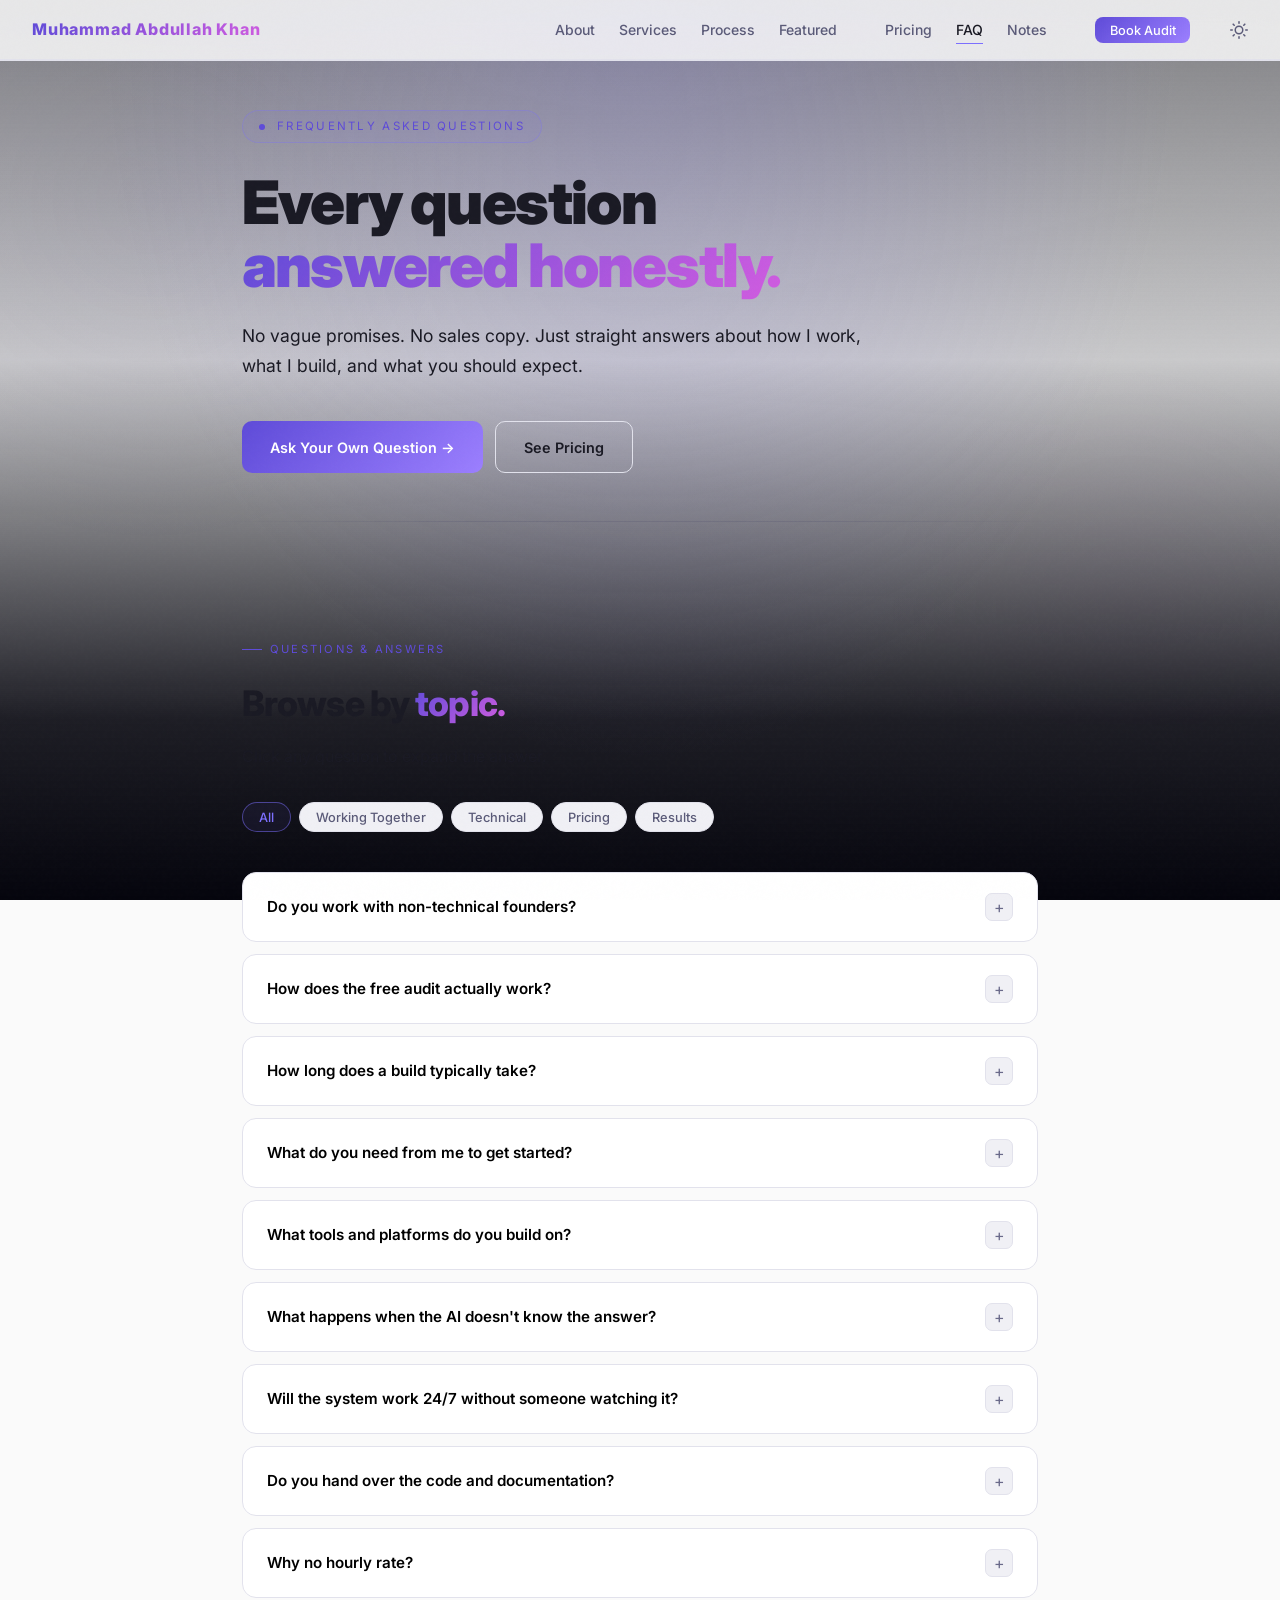
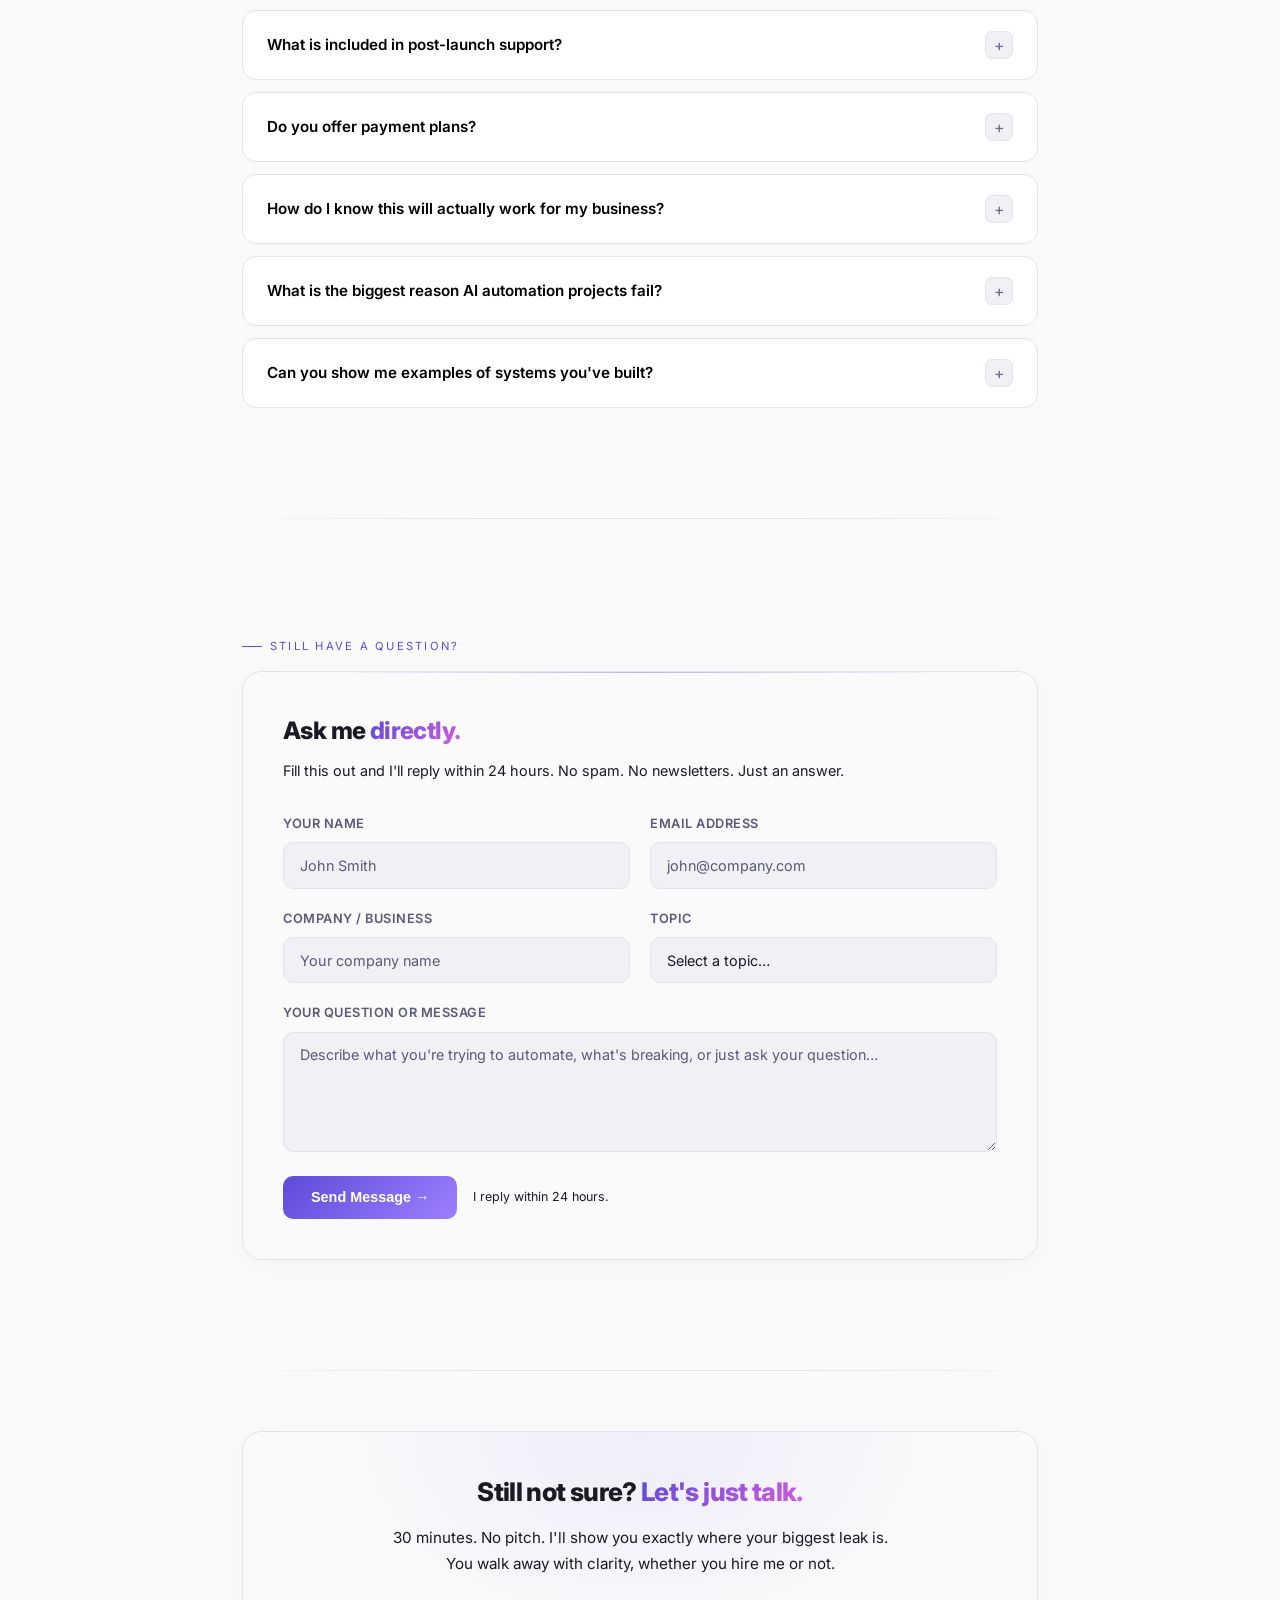
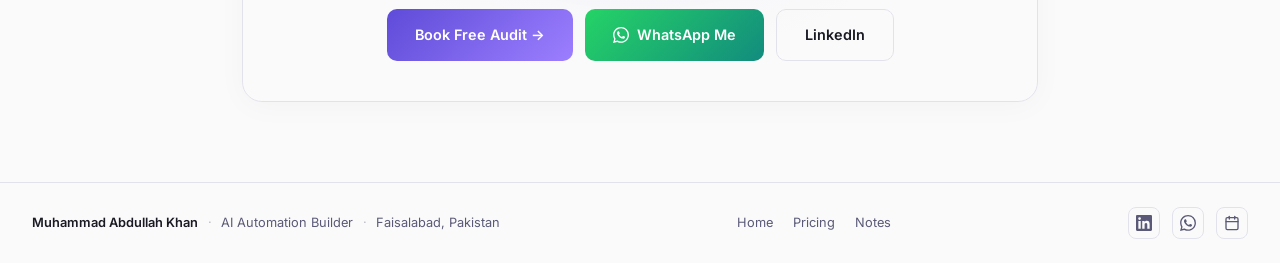
<file: faq.html>
<!DOCTYPE html>
<html lang="en">
<head>
  <meta charset="UTF-8" />
  <meta name="viewport" content="width=device-width, initial-scale=1.0" />
  <meta name="author" content="Muhammad Abdullah Khan" />
  <meta name="theme-color" content="#7c6fff" media="(prefers-color-scheme: dark)" />
  <meta name="theme-color" content="#5e4bd8" media="(prefers-color-scheme: light)" />
  <title>FAQ — Muhammad Abdullah Khan</title>
  <meta name="description" content="Common questions about working with Muhammad Abdullah Khan. How I build, what I charge, what you get, and why it works." />
  <meta property="og:title" content="FAQ — Muhammad Abdullah Khan · AI Automation Builder" />
  <meta property="og:description" content="Straight answers about how I work, what I build, and what to expect." />
  <meta property="og:image" content="https://abdullahautomations.vercel.app/files/og-image.svg" />
  <meta property="og:url" content="https://abdullahautomations.vercel.app/faq.html" />
  <meta property="og:type" content="website" />
  <meta name="twitter:card" content="summary_large_image" />
  <meta name="twitter:title" content="FAQ — Muhammad Abdullah Khan · AI Automation Builder" />
  <meta name="twitter:description" content="Straight answers about how I work, what I build, and what to expect. AI automation for lead, voice, and RAG systems." />
  <meta name="twitter:image" content="https://abdullahautomations.vercel.app/files/og-image.svg" />
  <link rel="canonical" href="https://abdullahautomations.vercel.app/faq.html" />
  <link rel="icon" href="/favicon.svg" type="image/svg+xml" />
  <link rel="preconnect" href="https://fonts.googleapis.com">
  <link href="https://fonts.googleapis.com/css2?family=Inter:wght@400;500;600;700;800;900&display=swap" rel="stylesheet">
  <link rel="stylesheet" href="assets/styles.css">
  <style media="print">
    @page { margin: 1.5cm; }
    body { background: #fff !important; color: #111 !important; font-size: 11pt; }
    nav, .mobile-menu, .back-top, .read-progress, .bg-glow { display: none !important; }
    h1, h2, h3 { color: #111 !important; page-break-after: avoid; }
    .gradient-text { -webkit-text-fill-color: #5e4bd8 !important; background: none !important; }
    .faq-item, .contact-section { border: 1px solid #ccc !important; background: #fff !important; box-shadow: none !important; break-inside: avoid; }
    .btn { background: none !important; color: #5e4bd8 !important; border: 1px solid #5e4bd8 !important; box-shadow: none !important; }
    a[href]::after { content: " (" attr(href) ")"; font-size: 8pt; color: #666; }
    a.btn::after { content: none; }
  </style>
  <script type="application/ld+json">
  {
    "@context": "https://schema.org",
    "@type": "FAQPage",
    "name": "AI Automation FAQ — Muhammad Abdullah Khan",
    "url": "https://abdullahautomations.vercel.app/faq.html"
  }
  </script>
  <style>
    *, *::before, *::after { box-sizing: border-box; margin: 0; padding: 0; }
    /* Tokens live in assets/styles.css */
    /* Light theme tokens live in assets/styles.css */
    html { scroll-behavior: smooth; transition: background 0.4s, color 0.4s; }
    body { background:var(--bg); color:var(--text); font-family:'Inter',system-ui,sans-serif; line-height:1.6; overflow-x:hidden; transition: background 0.4s, color 0.4s; }
    
    /* LIGHT MODE SPECIFIC ADJUSTMENTS */
    html[data-theme="light"] .bg-glow { opacity: 0.8 !important; }
    html[data-theme="light"] .bg-glow-1 { background: radial-gradient(circle, rgba(94,75,216,.08) 0%, transparent 70%); }
    html[data-theme="light"] .bg-glow-2 { background: radial-gradient(circle, rgba(209,92,224,.06) 0%, transparent 70%); }
    html[data-theme="light"] .nav-logo { background: linear-gradient(135deg, var(--accent), var(--accent3)); -webkit-background-clip: text; }
    html[data-theme="light"] .gradient-text { background: linear-gradient(135deg, var(--accent), var(--accent3), var(--accent)); background-size: 200% 200%; -webkit-background-clip: text; }
    html[data-theme="light"] nav, html[data-theme="light"] .mobile-menu { background: rgba(250,250,250,.85); }
    html[data-theme="light"] nav.scrolled { background: rgba(250,250,250,.97) !important; }
    html[data-theme="light"] .form-wrap, html[data-theme="light"] .contact-strip { background: rgba(250,250,250, 0.9); box-shadow: 0 4px 30px rgba(0,0,0,0.03); }
    
    /* Explicit Light Mode Text Fixes */
    html[data-theme="light"] .faq-a-inner,
    html[data-theme="light"] .section-sub,
    html[data-theme="light"] .hero-sub,
    html[data-theme="light"] .form-wrap p,
    html[data-theme="light"] .form-note,
    html[data-theme="light"] .contact-strip p { color: #1a1a24; }
    html[data-theme="light"] .faq-q-text { color: #000000; }
    html[data-theme="light"] .faq-icon { color: #6a6a8a; }
    

    body::before { content:''; position:fixed; inset:0; pointer-events:none; z-index:1000; opacity:.35; background-image:url("data:image/svg+xml,%3Csvg viewBox='0 0 256 256' xmlns='http://www.w3.org/2000/svg'%3E%3Cfilter id='n'%3E%3CfeTurbulence type='fractalNoise' baseFrequency='0.9' numOctaves='4' stitchTiles='stitch'/%3E%3C/filter%3E%3Crect width='100%25' height='100%25' filter='url(%23n)' opacity='0.04'/%3E%3C/svg%3E"); }
    .bg-glow { position:fixed; pointer-events:none; z-index:0; border-radius:50%; }
    .bg-glow-1 { width:700px; height:700px; background:radial-gradient(circle,rgba(124,111,255,.12) 0%,transparent 70%); top:-150px; left:-200px; animation:drift 12s ease-in-out infinite alternate; }
    .bg-glow-2 { width:500px; height:500px; background:radial-gradient(circle,rgba(232,121,249,.08) 0%,transparent 70%); top:40vh; right:-100px; animation:drift 16s ease-in-out infinite alternate-reverse; }
    @keyframes drift { from{transform:translate(0,0) scale(1);} to{transform:translate(40px,30px) scale(1.06);} }
    .reveal { opacity:0; transform:translateY(28px); transition:opacity .7s cubic-bezier(.16,1,.3,1), transform .7s cubic-bezier(.16,1,.3,1); }
    .reveal.visible { opacity:1; transform:none; }
    .reveal-delay-1{transition-delay:.1s;} .reveal-delay-2{transition-delay:.2s;} .reveal-delay-3{transition-delay:.3s;}
    .reveal-delay-4{transition-delay:.4s;} .reveal-delay-5{transition-delay:.5s;} .reveal-delay-6{transition-delay:.6s;}

    /* NAV */
    nav { position:fixed; top:0; width:100%; z-index:200; background:rgba(5,5,13,.8); backdrop-filter:blur(20px) saturate(180%); border-bottom:1px solid var(--border); padding:0 2rem; display:flex; justify-content:space-between; align-items:center; height:var(--nav-h); transition:background .3s; }
    nav.scrolled { background:rgba(5,5,13,.95) !important; }
    .nav-logo { font-weight:800; font-size:1rem; letter-spacing:.05em; background:linear-gradient(135deg,var(--accent2),var(--accent3)); -webkit-background-clip:text; -webkit-text-fill-color:transparent; text-decoration:none; }
    .nav-links { display:flex; gap:1.5rem; list-style:none; align-items:center; }
    .nav-links a { color:var(--muted); text-decoration:none; font-size:.875rem; font-weight:500; transition:color .2s; position:relative; padding-bottom:2px; }
    .nav-links a::after { content:''; position:absolute; bottom:-4px; left:0; width:0; height:1px; background:var(--accent2); transition:width .3s; }
    .nav-links a:hover, .nav-links a.active { color:var(--text); }
    .nav-links a.active::after, .nav-links a:hover::after { width:100%; }
    .nav-divider { width:1px; height:16px; background:var(--border); }
    .nav-links a.nav-cta { background:linear-gradient(135deg,var(--accent),#9c7fff); -webkit-background-clip:unset; -webkit-text-fill-color:unset; color:#fff; padding:.35rem .9rem; border-radius:8px; font-size:.8rem; }
    .nav-links a.nav-cta:hover { opacity:.85; }
    .nav-links a.nav-cta::after { display:none; }
    .hamburger { display:none; flex-direction:column; gap:5px; cursor:pointer; padding:4px; background:none; border:none; }
    .hamburger span { display:block; width:22px; height:2px; background:var(--muted); border-radius:2px; transition:all .3s; }
    .hamburger.open span:nth-child(1){transform:translateY(7px) rotate(45deg);} .hamburger.open span:nth-child(2){opacity:0;} .hamburger.open span:nth-child(3){transform:translateY(-7px) rotate(-45deg);}
    .mobile-menu { position:fixed; top:var(--nav-h); left:0; right:0; z-index:199; background:rgba(5,5,13,.97); backdrop-filter:blur(20px); border-bottom:1px solid var(--border); padding:0 2rem; max-height:0; overflow-y:auto; overflow-x:hidden; transition:max-height .4s cubic-bezier(.16,1,.3,1), padding .4s; display:flex; flex-direction:column; }
    .mobile-menu.open { max-height:calc(100vh - var(--nav-h)); padding:1.5rem 2rem 2rem; gap:1.25rem; }
    .mobile-menu a { color:var(--muted); text-decoration:none; font-size:1rem; font-weight:500; transition:color .2s; }
    .mobile-menu a:hover { color:var(--text); }
    .mobile-divider { height:1px; background:var(--border); }

    /* LAYOUT */
    section { padding:110px 2rem; max-width:860px; margin:0 auto; position:relative; z-index:1; }
    .section-label { font-size:.7rem; letter-spacing:.2em; text-transform:uppercase; color:var(--accent); margin-bottom:1rem; display:inline-flex; align-items:center; gap:.5rem; }
    .section-label::before { content:''; display:block; width:20px; height:1px; background:var(--accent); }
    h1 { font-size:clamp(2.4rem,5vw,3.75rem); font-weight:900; letter-spacing:-.03em; line-height:1.05; }
    h2 { font-size:clamp(1.6rem,3vw,2.2rem); font-weight:800; letter-spacing:-.025em; }
    .gradient-text { background:linear-gradient(135deg,#b39dff 0%,#e879f9 50%,#7c6fff 100%); background-size:200% 200%; -webkit-background-clip:text; -webkit-text-fill-color:transparent; animation:shimmer 4s ease-in-out infinite; }
    @keyframes shimmer { 0%,100%{background-position:0% 50%;} 50%{background-position:100% 50%;} }
    .section-sub { color:var(--muted); margin-top:.75rem; font-size:1rem; line-height:1.7; }
    .divider { max-width:860px; margin:0 auto; height:1px; background:linear-gradient(90deg,transparent,var(--border) 30%,var(--border) 70%,transparent); }
    .btn { display:inline-flex; align-items:center; gap:.5rem; padding:.85rem 1.75rem; background:linear-gradient(135deg,var(--accent),#9c7fff); color:#fff; border-radius:10px; font-weight:600; text-decoration:none; font-size:.9rem; transition:all .25s; border:none; cursor:pointer; position:relative; overflow:hidden; }
    .btn::before { content:''; position:absolute; inset:0; background:linear-gradient(135deg,rgba(255,255,255,.1),transparent); opacity:0; transition:opacity .25s; }
    .btn:hover { transform:translateY(-2px); box-shadow:0 8px 30px rgba(124,111,255,.4); }
    .btn:hover::before { opacity:1; }
    .btn-outline { background:transparent; border:1px solid var(--border); color:var(--text); box-shadow:none; }
    .btn-outline:hover { border-color:rgba(124,111,255,.5); background:rgba(124,111,255,.06); color:var(--accent2); }
    .btn-wa { background:linear-gradient(135deg,#25d366,#128c7e); }
    .btn-wa:hover { box-shadow:0 8px 30px rgba(37,211,102,.35); }

    /* HERO */
    .hero-label { font-size:.72rem; letter-spacing:.2em; text-transform:uppercase; color:var(--accent); margin-bottom:1.75rem; display:inline-flex; align-items:center; gap:.75rem; border:1px solid rgba(124,111,255,.3); padding:.4rem 1rem; border-radius:999px; background:rgba(124,111,255,.07); }
    .hero-label .dot { width:6px; height:6px; border-radius:50%; background:var(--accent); animation:pulse 2s ease-in-out infinite; }
    @keyframes pulse { 0%,100%{opacity:1;transform:scale(1);} 50%{opacity:.45;transform:scale(.8);} }
    .hero-sub { color:var(--muted); margin:1.5rem 0 2.5rem; font-size:1.1rem; line-height:1.7; max-width:620px; }
    .hero-ctas { display:flex; flex-wrap:wrap; gap:.75rem; }

    /* FAQ ACCORDION */
    .faq-categories { display:flex; gap:.5rem; flex-wrap:wrap; margin-bottom:2.5rem; }
    .faq-cat-btn { padding:.4rem 1rem; border-radius:999px; border:1px solid var(--border); background:var(--bg3); color:var(--muted); font-size:.8rem; font-weight:500; cursor:pointer; transition:all .2s; font-family:inherit; }
    .faq-cat-btn:hover, .faq-cat-btn.active { border-color:rgba(124,111,255,.5); color:var(--accent2); background:rgba(124,111,255,.07); }
    .faq-list { display:flex; flex-direction:column; gap:.75rem; }
    .faq-item { background:var(--bg2); border:1px solid var(--border); border-radius:14px; overflow:hidden; transition:border-color .25s; }
    .faq-item.open { border-color:rgba(124,111,255,.35); }
    .faq-q { display:flex; justify-content:space-between; align-items:center; padding:1.25rem 1.5rem; cursor:pointer; gap:1rem; user-select:none; }
    .faq-q-text { font-size:.95rem; font-weight:600; line-height:1.4; }
    .faq-icon { width:28px; height:28px; border-radius:7px; background:var(--bg3); border:1px solid var(--border); display:flex; align-items:center; justify-content:center; flex-shrink:0; transition:all .3s; color:var(--muted); font-size:1rem; line-height:1; }
    .faq-item.open .faq-icon { background:rgba(124,111,255,.12); border-color:rgba(124,111,255,.4); color:var(--accent2); transform:rotate(45deg); }
    .faq-a { max-height:0; overflow:hidden; transition:max-height .4s cubic-bezier(.16,1,.3,1); }
    .faq-a-inner { padding:0 1.5rem 1.5rem; color:var(--muted); font-size:.9rem; line-height:1.75; border-top:1px solid var(--border); padding-top:1.25rem; margin-top:0; }
    .faq-a-inner a { color:var(--accent2); text-decoration:none; }
    .faq-a-inner a:hover { text-decoration:underline; }

    /* FORM */
    .form-wrap { background:var(--bg2); border:1px solid var(--border); border-radius:20px; padding:2.5rem; position:relative; overflow:hidden; }
    .form-wrap::before { content:''; position:absolute; top:0; left:0; right:0; height:1px; background:linear-gradient(90deg,transparent 10%,rgba(124,111,255,.5) 50%,transparent 90%); }
    .form-wrap h2 { font-size:1.5rem; margin-bottom:.5rem; }
    .form-wrap p { color:var(--muted); font-size:.9rem; margin-bottom:2rem; }
    .form-grid { display:grid; grid-template-columns:1fr 1fr; gap:1.25rem; }
    .form-group { display:flex; flex-direction:column; gap:.5rem; }
    .form-group.full { grid-column:1/-1; }
    label { font-size:.8rem; font-weight:600; color:var(--muted); letter-spacing:.04em; text-transform:uppercase; }
    input, select, textarea { background:var(--bg3); border:1px solid var(--border); border-radius:10px; padding:.85rem 1rem; color:var(--text); font-family:'Inter',system-ui,sans-serif; font-size:.9rem; width:100%; transition:border-color .2s, box-shadow .2s; outline:none; appearance:none; }
    input:focus, select:focus, textarea:focus { border-color:rgba(124,111,255,.5); box-shadow:0 0 0 3px rgba(124,111,255,.1); }
    input::placeholder, textarea::placeholder { color:var(--muted); }
    select option { background:var(--bg3); }
    textarea { resize:vertical; min-height:120px; }
    .form-submit { margin-top:1.5rem; display:flex; align-items:center; gap:1rem; flex-wrap:wrap; }
    .form-note { font-size:.78rem; color:var(--muted); }
    .form-success { display:none; background:rgba(37,211,102,.08); border:1px solid rgba(37,211,102,.2); border-radius:12px; padding:1.25rem 1.5rem; color:#4ade80; font-size:.9rem; font-weight:500; margin-top:1rem; }
    .form-success.show { display:flex; align-items:center; gap:.75rem; }

    /* CONTACT STRIP */
    .contact-strip { background:var(--bg2); border:1px solid var(--border); border-radius:20px; padding:2.5rem; text-align:center; position:relative; overflow:hidden; }
    .contact-strip::before { content:''; position:absolute; inset:0; background:radial-gradient(ellipse at 50% 0%,rgba(124,111,255,.09),transparent 60%); }
    .contact-strip h2 { font-size:1.6rem; margin-bottom:.75rem; position:relative; }
    .contact-strip p { color:var(--muted); font-size:.95rem; margin-bottom:2rem; line-height:1.7; position:relative; }
    .contact-btns { display:flex; gap:.75rem; justify-content:center; flex-wrap:wrap; position:relative; }

    /* REDUCED MOTION */
    @media (prefers-reduced-motion: reduce) {
      .reveal { opacity: 1 !important; transform: none !important; transition: none !important; }
      .bg-glow, .gradient-text { animation: none !important; }
      html { scroll-behavior: auto !important; }
    }

    /* READING PROGRESS */
    .read-progress { position:fixed; top:0; left:0; width:0%; height:3px; background:linear-gradient(90deg,var(--accent),var(--accent3)); z-index:999; transition:width .1s linear; }

    /* BACK TO TOP */
    .back-top { position:fixed; bottom:2rem; right:2rem; z-index:300; width:44px; height:44px; border-radius:10px; background:var(--bg3); border:1px solid var(--border); color:var(--muted); display:flex; align-items:center; justify-content:center; cursor:pointer; transition:all .25s; opacity:0; pointer-events:none; transform:translateY(10px); }
    .back-top.visible { opacity:1; pointer-events:all; transform:translateY(0); }
    .back-top:hover { border-color:var(--accent2); color:var(--accent2); transform:translateY(-2px); }

    footer { border-top:1px solid var(--border); padding:1.5rem 2rem; color:var(--muted); font-size:.8rem; position:relative; z-index:1; display:flex; justify-content:space-between; align-items:center; gap:1.5rem; flex-wrap:wrap; }
    .footer-left { display:flex; align-items:center; gap:.6rem; flex-wrap:wrap; }
    .footer-name { font-weight:600; color:var(--text); }
    .footer-dot { opacity:.4; }
    .footer-links { display:flex; gap:1.25rem; }
    .footer-icons { display:flex; gap:.75rem; align-items:center; }
    .footer-icon { display:flex; align-items:center; justify-content:center; width:32px; height:32px; border-radius:8px; border:1px solid var(--border); color:var(--muted); transition:color .2s, border-color .2s, background .2s; }
    .footer-icon:hover { color:var(--accent2); border-color:var(--accent); background:rgba(124,111,255,.08); }
    footer a { color:var(--muted); text-decoration:none; transition:color .2s; }
    footer a:hover { color:var(--accent2); }
    @media (max-width:640px) { footer { flex-direction:column; text-align:center; gap:1rem; } .footer-left { justify-content:center; } }
    footer a { color:var(--muted); text-decoration:none; transition:color .2s; }
    footer a:hover { color:var(--accent2); }

    @media(max-width:768px) {
      section { padding:70px 1.25rem; }
      .nav-links { display:none; }
      .hamburger { display:flex; }
      .form-grid { grid-template-columns:1fr; }
      .hero-ctas { flex-direction:column; }
      .hero-ctas .btn { justify-content:center; }
      .contact-btns { flex-direction:column; align-items:center; }
    }
    @media(max-width:480px) { h1 { font-size:2.2rem; } }
  </style>
</head>
<body>
<div class="bg-glow bg-glow-1"></div>
<div class="read-progress" id="readProgress"></div>
<div class="bg-glow bg-glow-2"></div>

<button class="back-top" id="backTop" aria-label="Back to top">
  <svg width="16" height="16" viewBox="0 0 16 16" fill="none"><path d="M8 13V3M4 7l4-4 4 4" stroke="currentColor" stroke-width="1.5" stroke-linecap="round" stroke-linejoin="round"/></svg>
</button>

<!-- NAV -->
<nav id="navbar">
  <a href="index.html" class="nav-logo">Muhammad Abdullah Khan</a>
  <ul class="nav-links">
    <li><a href="index.html#about">About</a></li>
    <li><a href="index.html#services">Services</a></li>
    <li><a href="index.html#process">Process</a></li>
    <li><a href="index.html#system">Featured</a></li>
    <li><span class="nav-divider"></span></li>
    <li><a href="pricing.html">Pricing</a></li>
    <li><a href="faq.html" class="active">FAQ</a></li>
    <li><a href="notes.html">Notes</a></li>
    <li><span class="nav-divider"></span></li>
    <li><a href="https://cal.com/drabdullahautomation/30min" class="nav-cta" target="_blank" rel="noopener">Book Audit</a></li>
    <li class="theme-toggle" id="themeToggle" style="margin-left: 1rem; cursor: pointer; color: var(--muted); display:flex; align-items:center;" aria-label="Toggle Theme">
      <svg id="moonIcon" width="18" height="18" viewBox="0 0 24 24" fill="none" stroke="currentColor" stroke-width="2" stroke-linecap="round" stroke-linejoin="round"><path d="M21 12.79A9 9 0 1 1 11.21 3 7 7 0 0 0 21 12.79z"></path></svg>
      <svg id="sunIcon" width="18" height="18" viewBox="0 0 24 24" fill="none" stroke="currentColor" stroke-width="2" stroke-linecap="round" stroke-linejoin="round" style="display:none;"><circle cx="12" cy="12" r="5"></circle><line x1="12" y1="1" x2="12" y2="3"></line><line x1="12" y1="21" x2="12" y2="23"></line><line x1="4.22" y1="4.22" x2="5.64" y2="5.64"></line><line x1="18.36" y1="18.36" x2="19.78" y2="19.78"></line><line x1="1" y1="12" x2="3" y2="12"></line><line x1="21" y1="12" x2="23" y2="12"></line><line x1="4.22" y1="19.78" x2="5.64" y2="18.36"></line><line x1="18.36" y1="5.64" x2="19.78" y2="4.22"></line></svg>
    </li>
  </ul>
  <button class="hamburger" id="hamburger" aria-label="Toggle menu">
    <span></span><span></span><span></span>
  </button>
</nav>
<div class="mobile-menu" id="mobileMenu">
  <a href="index.html" class="mobile-link">Home</a>
  <a href="index.html#about" class="mobile-link">About</a>
  <a href="index.html#services" class="mobile-link">Services</a>
  <a href="index.html#process" class="mobile-link">Process</a>
  <a href="index.html#system" class="mobile-link">Featured</a>
  <div class="mobile-divider"></div>
  <a href="pricing.html" class="mobile-link">Pricing</a>
  <a href="faq.html" class="mobile-link">FAQ</a>
  <div class="mobile-divider"></div>
  <a href="index.html#contact" class="mobile-link">Book Free Audit →</a>
</div>

<!-- HERO BG -->
<div style="position:fixed;inset:0;z-index:0;pointer-events:none;overflow:hidden">
  <div style="position:absolute;inset:0;background:radial-gradient(ellipse at top,rgba(124,111,255,.18) 0%,rgba(5,5,13,0) 60%),linear-gradient(to bottom,rgba(5,5,13,.5) 0%,rgba(5,5,13,.2) 40%,rgba(5,5,13,.9) 80%,#05050d 100%)"></div>
</div>

<!-- HERO -->
<section id="top" style="padding-bottom:0">
  <div class="hero-label reveal"><span class="dot"></span>Frequently Asked Questions</div>
  <h1 class="reveal reveal-delay-1">Every question<br /><span class="gradient-text">answered honestly.</span></h1>
  <p class="hero-sub reveal reveal-delay-2">No vague promises. No sales copy. Just straight answers about how I work, what I build, and what you should expect.</p>
  <div class="hero-ctas reveal reveal-delay-3">
    <a href="#ask" class="btn">Ask Your Own Question →</a>
    <a href="pricing.html" class="btn btn-outline">See Pricing</a>
  </div>
</section>

<div class="divider" style="margin-top:3rem"></div>

<!-- FAQ ACCORDION -->
<section id="faq">
  <div class="section-label reveal">Questions & Answers</div>
  <h2 class="reveal reveal-delay-1">Browse by <span class="gradient-text">topic.</span></h2>
  <p class="section-sub reveal reveal-delay-2" style="margin-bottom:2rem">Click any question to expand the answer.</p>

  <div class="faq-categories reveal reveal-delay-3">
    <button class="faq-cat-btn active" data-filter="all">All</button>
    <button class="faq-cat-btn" data-filter="working">Working Together</button>
    <button class="faq-cat-btn" data-filter="technical">Technical</button>
    <button class="faq-cat-btn" data-filter="pricing">Pricing</button>
    <button class="faq-cat-btn" data-filter="results">Results</button>
  </div>

  <div class="faq-list" id="faqList">

    <div class="faq-item reveal" data-category="working">
      <div class="faq-q"><span class="faq-q-text">Do you work with non-technical founders?</span><span class="faq-icon">+</span></div>
      <div class="faq-a"><div class="faq-a-inner">Yes. You describe the problem in plain language: what's breaking, what's slow, what you keep hiring people to do. I handle everything technical. You never need to understand what a webhook is.</div></div>
    </div>

    <div class="faq-item reveal reveal-delay-1" data-category="working">
      <div class="faq-q"><span class="faq-q-text">How does the free audit actually work?</span><span class="faq-icon">+</span></div>
      <div class="faq-a"><div class="faq-a-inner">It's 30 minutes on a call. No slides, no pitch deck. I ask you to walk me through one workflow that's causing the most friction. I map where it breaks, where you're losing money, and what the fix looks like. You leave with a written breakdown. There is no obligation to hire me.</div></div>
    </div>

    <div class="faq-item reveal reveal-delay-2" data-category="working">
      <div class="faq-q"><span class="faq-q-text">How long does a build typically take?</span><span class="faq-icon">+</span></div>
      <div class="faq-a"><div class="faq-a-inner">A single system (e.g. a Voice AI booking agent or a RAG knowledge base) typically takes 1–2 weeks from scoping to delivery. A full multi-system build (Voice + WhatsApp + RAG integrated) takes 3–5 weeks. Timelines depend on data readiness and how quickly you can review and give feedback.</div></div>
    </div>

    <div class="faq-item reveal reveal-delay-3" data-category="working">
      <div class="faq-q"><span class="faq-q-text">What do you need from me to get started?</span><span class="faq-icon">+</span></div>
      <div class="faq-a"><div class="faq-a-inner">Three things: access to the tools or platforms involved (e.g. your CRM, calendar, WhatsApp Business account), a clear description of the workflow you want automated, and someone available to review and test during the build. I handle the rest.</div></div>
    </div>

    <div class="faq-item reveal" data-category="technical">
      <div class="faq-q"><span class="faq-q-text">What tools and platforms do you build on?</span><span class="faq-icon">+</span></div>
      <div class="faq-a"><div class="faq-a-inner">Primarily n8n for orchestration, OpenAI and Claude for AI reasoning, Twilio and ElevenLabs for voice, WhatsApp Cloud API for messaging, Pinecone or Supabase for vector storage, and Cal.com for booking. The stack is chosen for the job. Not forced to fit a template.</div></div>
    </div>

    <div class="faq-item reveal reveal-delay-1" data-category="technical">
      <div class="faq-q"><span class="faq-q-text">What happens when the AI doesn't know the answer?</span><span class="faq-icon">+</span></div>
      <div class="faq-a"><div class="faq-a-inner">Every system I build has a confidence scoring layer. When the AI's confidence drops below a defined threshold, it is architecturally prevented from guessing. It tells the user it will connect them with a human, and simultaneously fires a silent alert (usually Slack) to your team with the exact query and full context. The handoff is seamless. The prospect never feels the gap.</div></div>
    </div>

    <div class="faq-item reveal reveal-delay-2" data-category="technical">
      <div class="faq-q"><span class="faq-q-text">Will the system work 24/7 without someone watching it?</span><span class="faq-icon">+</span></div>
      <div class="faq-a"><div class="faq-a-inner">Yes. That is the entire point. Every system ships with fallback logic for failure states, an audit trail of every action taken, and a kill switch for high-stakes operations. An automation that needs babysitting is not an automation. It is a liability.</div></div>
    </div>

    <div class="faq-item reveal reveal-delay-3" data-category="technical">
      <div class="faq-q"><span class="faq-q-text">Do you hand over the code and documentation?</span><span class="faq-icon">+</span></div>
      <div class="faq-a"><div class="faq-a-inner">Yes. You receive the full n8n workflow export, an architecture document explaining every decision point, and a short walkthrough video. The system is yours. You are not locked into working with me to keep it running.</div></div>
    </div>

    <div class="faq-item reveal" data-category="pricing">
      <div class="faq-q"><span class="faq-q-text">Why no hourly rate?</span><span class="faq-icon">+</span></div>
      <div class="faq-a"><div class="faq-a-inner">Hourly billing incentivises slow work. You are paying for a working system, not for my time. Every engagement is scoped as a fixed deliverable. You know what you are getting and what you are paying before anything starts.</div></div>
    </div>

    <div class="faq-item reveal reveal-delay-1" data-category="pricing">
      <div class="faq-q"><span class="faq-q-text">What is included in post-launch support?</span><span class="faq-icon">+</span></div>
      <div class="faq-a"><div class="faq-a-inner">Single System builds include 2 weeks of post-launch support. Full Stack builds include 30 days. Support covers bugs, unexpected edge cases, and configuration issues. It does not cover new features. Those are scoped separately. Critical issues during support windows get same-day response.</div></div>
    </div>

    <div class="faq-item reveal reveal-delay-2" data-category="pricing">
      <div class="faq-q"><span class="faq-q-text">Do you offer payment plans?</span><span class="faq-icon">+</span></div>
      <div class="faq-a"><div class="faq-a-inner">Yes, for builds over $2,000. Standard split is 50% upfront and 50% on delivery. Bring it up on the audit call and we will sort it out before any paperwork is signed.</div></div>
    </div>

    <div class="faq-item reveal" data-category="results">
      <div class="faq-q"><span class="faq-q-text">How do I know this will actually work for my business?</span><span class="faq-icon">+</span></div>
      <div class="faq-a"><div class="faq-a-inner">Book the free audit. I will map your specific workflow, identify your specific failure points, and tell you honestly whether automation is the right fix. If it is not, I will tell you that too. I do not take on projects I cannot deliver.</div></div>
    </div>

    <div class="faq-item reveal reveal-delay-1" data-category="results">
      <div class="faq-q"><span class="faq-q-text">What is the biggest reason AI automation projects fail?</span><span class="faq-icon">+</span></div>
      <div class="faq-a"><div class="faq-a-inner">No fallback logic. Most builders only cover the happy path: what happens when everything works. They never document what happens when data is missing, when the AI returns garbage, or when the approver is on leave. Those gaps are where systems fail silently at 2am. Every system I build covers failure states first.</div></div>
    </div>

    <div class="faq-item reveal reveal-delay-2" data-category="results">
      <div class="faq-q"><span class="faq-q-text">Can you show me examples of systems you've built?</span><span class="faq-icon">+</span></div>
      <div class="faq-a"><div class="faq-a-inner">Yes. The <a href="index.html#system">Featured System section</a> on the homepage shows the Omni-Channel Master Controller, a live Voice + WhatsApp system with Intent Switch, Calendar Defender, and Liability Shield. Architecture breakdowns and live demos are available on request during the audit call.</div></div>
    </div>

  </div>
</section>

<div class="divider"></div>

<!-- CONTACT FORM -->
<section id="ask">
  <div class="section-label reveal">Still have a question?</div>
  <div class="form-wrap reveal reveal-delay-1">
    <h2>Ask me <span class="gradient-text">directly.</span></h2>
    <p>Fill this out and I'll reply within 24 hours. No spam. No newsletters. Just an answer.</p>
    <form id="contactForm" novalidate>
      <div class="form-grid">
        <div class="form-group">
          <label for="name">Your Name</label>
          <input type="text" id="name" name="name" placeholder="John Smith" required />
        </div>
        <div class="form-group">
          <label for="email">Email Address</label>
          <input type="email" id="email" name="email" placeholder="john@company.com" required />
        </div>
        <div class="form-group">
          <label for="company">Company / Business</label>
          <input type="text" id="company" name="company" placeholder="Your company name" />
        </div>
        <div class="form-group">
          <label for="topic">Topic</label>
          <select id="topic" name="topic">
            <option value="">Select a topic…</option>
            <option value="audit">Book a free audit</option>
            <option value="project">Discuss a project</option>
            <option value="pricing">Pricing question</option>
            <option value="technical">Technical question</option>
            <option value="other">Something else</option>
          </select>
        </div>
        <div class="form-group full">
          <label for="message">Your Question or Message</label>
          <textarea id="message" name="message" placeholder="Describe what you're trying to automate, what's breaking, or just ask your question…" required></textarea>
        </div>
      </div>
      <div class="form-submit">
        <button type="submit" class="btn">Send Message →</button>
        <span class="form-note">I reply within 24 hours.</span>
      </div>
      <div class="form-success" id="formSuccess">
        <svg width="18" height="18" viewBox="0 0 18 18" fill="none"><path d="M3 9l4 4 8-8" stroke="#4ade80" stroke-width="2" stroke-linecap="round" stroke-linejoin="round"/></svg>
        Message sent. I'll reply within 24 hours.
      </div>
      <div id="formError" role="alert" style="display:none;margin-top:.75rem;padding:.75rem 1rem;background:rgba(239,68,68,.08);border:1px solid rgba(239,68,68,.4);border-radius:8px;color:#fca5a5;font-size:.85rem;text-align:center;"></div>
    </form>
  </div>
</section>

<div class="divider"></div>

<!-- BOTTOM CTA -->
<section style="padding-top:60px; padding-bottom:80px">
  <div class="contact-strip reveal">
    <h2>Still not sure? <span class="gradient-text">Let's just talk.</span></h2>
    <p>30 minutes. No pitch. I'll show you exactly where your biggest leak is.<br>You walk away with clarity, whether you hire me or not.</p>
    <div class="contact-btns">
      <a href="https://cal.com/drabdullahautomation/30min" class="btn" target="_blank" rel="noopener">Book Free Audit →</a>
      <a href="https://wa.me/92326281281" class="btn btn-wa" target="_blank" rel="noopener">
        <svg width="16" height="16" viewBox="0 0 24 24" fill="currentColor"><path d="M17.472 14.382c-.297-.149-1.758-.867-2.03-.967-.273-.099-.471-.148-.67.15-.197.297-.767.966-.94 1.164-.173.199-.347.223-.644.075-.297-.15-1.255-.463-2.39-1.475-.883-.788-1.48-1.761-1.653-2.059-.173-.297-.018-.458.13-.606.134-.133.298-.347.446-.52.149-.174.198-.298.298-.497.099-.198.05-.371-.025-.52-.075-.149-.669-1.612-.916-2.207-.242-.579-.487-.5-.669-.51-.173-.008-.371-.01-.57-.01-.198 0-.52.074-.792.372-.272.297-1.04 1.016-1.04 2.479 0 1.462 1.065 2.875 1.213 3.074.149.198 2.096 3.2 5.077 4.487.709.306 1.262.489 1.694.625.712.227 1.36.195 1.871.118.571-.085 1.758-.719 2.006-1.413.248-.694.248-1.289.173-1.413-.074-.124-.272-.198-.57-.347m-5.421 7.403h-.004a9.87 9.87 0 01-5.031-1.378l-.361-.214-3.741.982.998-3.648-.235-.374a9.86 9.86 0 01-1.51-5.26c.001-5.45 4.436-9.884 9.888-9.884 2.64 0 5.122 1.03 6.988 2.898a9.825 9.825 0 012.893 6.994c-.003 5.45-4.437 9.884-9.885 9.884m8.413-18.297A11.815 11.815 0 0012.05 0C5.495 0 .16 5.335.157 11.892c0 2.096.547 4.142 1.588 5.945L.057 24l6.305-1.654a11.882 11.882 0 005.683 1.448h.005c6.554 0 11.89-5.335 11.893-11.893a11.821 11.821 0 00-3.48-8.413z"/></svg>
        WhatsApp Me
      </a>
      <a href="https://www.linkedin.com/in/drabdullahautomation" class="btn btn-outline" target="_blank" rel="noopener">LinkedIn</a>
    </div>
  </div>
</section>

<footer>
  <div class="footer-left">
    <span class="footer-name">Muhammad Abdullah Khan</span>
    <span class="footer-dot">·</span>
    <span>AI Automation Builder</span>
    <span class="footer-dot">·</span>
    <span>Faisalabad, Pakistan</span>
  </div>
  <div class="footer-links">
    <a href="index.html">Home</a>
    <a href="pricing.html">Pricing</a>
    <a href="notes.html">Notes</a>
  </div>
  <div class="footer-icons">
    <a href="https://www.linkedin.com/in/drabdullahautomation" target="_blank" rel="noopener" aria-label="LinkedIn" class="footer-icon">
      <svg width="16" height="16" viewBox="0 0 24 24" fill="currentColor"><path d="M20.447 20.452h-3.554v-5.569c0-1.328-.027-3.037-1.852-3.037-1.853 0-2.136 1.445-2.136 2.939v5.667H9.351V9h3.414v1.561h.046c.477-.9 1.637-1.85 3.37-1.85 3.601 0 4.267 2.37 4.267 5.455v6.286zM5.337 7.433a2.062 2.062 0 01-2.063-2.065 2.064 2.064 0 112.063 2.065zm1.782 13.019H3.555V9h3.564v11.452zM22.225 0H1.771C.792 0 0 .774 0 1.729v20.542C0 23.227.792 24 1.771 24h20.451C23.2 24 24 23.227 24 22.271V1.729C24 .774 23.2 0 22.222 0h.003z"/></svg>
    </a>
    <a href="https://wa.me/92326281281" target="_blank" rel="noopener" aria-label="WhatsApp" class="footer-icon">
      <svg width="16" height="16" viewBox="0 0 24 24" fill="currentColor"><path d="M17.472 14.382c-.297-.149-1.758-.867-2.03-.967-.273-.099-.471-.148-.67.15-.197.297-.767.966-.94 1.164-.173.199-.347.223-.644.075-.297-.15-1.255-.463-2.39-1.475-.883-.788-1.48-1.761-1.653-2.059-.173-.297-.018-.458.13-.606.134-.133.298-.347.446-.52.149-.174.198-.298.298-.497.099-.198.05-.371-.025-.52-.075-.149-.669-1.612-.916-2.207-.242-.579-.487-.5-.669-.51-.173-.008-.371-.01-.57-.01-.198 0-.52.074-.792.372-.272.297-1.04 1.016-1.04 2.479 0 1.462 1.065 2.875 1.213 3.074.149.198 2.096 3.2 5.077 4.487.709.306 1.262.489 1.694.625.712.227 1.36.195 1.871.118.571-.085 1.758-.719 2.006-1.413.248-.694.248-1.289.173-1.413-.074-.124-.272-.198-.57-.347m-5.421 7.403h-.004a9.87 9.87 0 01-5.031-1.378l-.361-.214-3.741.982.998-3.648-.235-.374a9.86 9.86 0 01-1.51-5.26c.001-5.45 4.436-9.884 9.888-9.884 2.64 0 5.122 1.03 6.988 2.898a9.825 9.825 0 012.893 6.994c-.003 5.45-4.437 9.884-9.885 9.884m8.413-18.297A11.815 11.815 0 0012.05 0C5.495 0 .16 5.335.157 11.892c0 2.096.547 4.142 1.588 5.945L.057 24l6.305-1.654a11.882 11.882 0 005.683 1.448h.005c6.554 0 11.89-5.335 11.893-11.893a11.821 11.821 0 00-3.48-8.413z"/></svg>
    </a>
    <a href="https://cal.com/drabdullahautomation/30min" target="_blank" rel="noopener" aria-label="Book a call" class="footer-icon">
      <svg width="16" height="16" viewBox="0 0 24 24" fill="none" stroke="currentColor" stroke-width="2" stroke-linecap="round" stroke-linejoin="round"><rect x="3" y="4" width="18" height="18" rx="2" ry="2"/><line x1="16" y1="2" x2="16" y2="6"/><line x1="8" y1="2" x2="8" y2="6"/><line x1="3" y1="10" x2="21" y2="10"/></svg>
    </a>
  </div>
</footer>

<script>
  // REVEAL
  const obs = new IntersectionObserver(e => e.forEach(x => { if(x.isIntersecting) x.target.classList.add('visible'); }), {threshold:.05, rootMargin:'0px 0px -20px 0px'});
  document.querySelectorAll('.reveal').forEach(el => obs.observe(el));
  window.addEventListener('load', () => document.querySelectorAll('#top .reveal').forEach(el => el.classList.add('visible')));
  // Fallback: force-show any stuck reveal elements after 2.5s
  setTimeout(() => { document.querySelectorAll('.reveal:not(.visible)').forEach(el => el.classList.add('visible')); }, 2500);

  // NAV
  const hamburger = document.getElementById('hamburger');
  const mobileMenu = document.getElementById('mobileMenu');
  hamburger.addEventListener('click', () => { hamburger.classList.toggle('open'); mobileMenu.classList.toggle('open'); });
  document.querySelectorAll('.mobile-link').forEach(l => l.addEventListener('click', () => { hamburger.classList.remove('open'); mobileMenu.classList.remove('open'); }));
  window.addEventListener('scroll', () => { if(window.scrollY > 20) document.getElementById('navbar').classList.add('scrolled'); else document.getElementById('navbar').classList.remove('scrolled'); }, {passive:true});

  // THEME TOGGLE
  const themeToggle = document.getElementById('themeToggle');
  const moonIcon = document.getElementById('moonIcon');
  const sunIcon = document.getElementById('sunIcon');
  if(themeToggle) {
    function updateIcons(isLight) {
      if (isLight) { moonIcon.style.display = 'none'; sunIcon.style.display = 'block'; }
      else { moonIcon.style.display = 'block'; sunIcon.style.display = 'none'; }
    }
    const savedTheme = localStorage.getItem('theme');
    if (savedTheme === 'light') { document.documentElement.setAttribute('data-theme', 'light'); updateIcons(true); }
    else if (!savedTheme && window.matchMedia('(prefers-color-scheme: light)').matches) { document.documentElement.setAttribute('data-theme', 'light'); updateIcons(true); }
    themeToggle.addEventListener('click', () => {
      const isLight = document.documentElement.getAttribute('data-theme') === 'light';
      if (isLight) { document.documentElement.removeAttribute('data-theme'); localStorage.setItem('theme', 'dark'); updateIcons(false); }
      else { document.documentElement.setAttribute('data-theme', 'light'); localStorage.setItem('theme', 'light'); updateIcons(true); }
    });
  }

  // READING PROGRESS
  const rp = document.getElementById('readProgress');
  window.addEventListener('scroll', () => {
    const docH = document.documentElement.scrollHeight - document.documentElement.clientHeight;
    rp.style.width = (window.scrollY / docH * 100) + '%';
  }, {passive:true});

  // BACK TO TOP
  const bt = document.getElementById('backTop');
  window.addEventListener('scroll', () => bt.classList.toggle('visible', window.scrollY > 600), {passive:true});
  bt.addEventListener('click', () => window.scrollTo({top:0, behavior:'smooth'}));

  // FAQ ACCORDION
  document.querySelectorAll('.faq-q').forEach(q => {
    q.addEventListener('click', () => {
      const item = q.parentElement;
      const answer = item.querySelector('.faq-a');
      const isOpen = item.classList.contains('open');
      // close all
      document.querySelectorAll('.faq-item.open').forEach(i => {
        i.classList.remove('open');
        i.querySelector('.faq-a').style.maxHeight = '0';
      });
      if (!isOpen) {
        item.classList.add('open');
        answer.style.maxHeight = answer.scrollHeight + 'px';
      }
    });
  });

  // FAQ FILTER
  document.querySelectorAll('.faq-cat-btn').forEach(btn => {
    btn.addEventListener('click', () => {
      document.querySelectorAll('.faq-cat-btn').forEach(b => b.classList.remove('active'));
      btn.classList.add('active');
      const filter = btn.dataset.filter;
      document.querySelectorAll('.faq-item').forEach(item => {
        const show = filter === 'all' || item.dataset.category === filter;
        item.style.display = show ? '' : 'none';
      });
    });
  });

  // FORM SUBMIT — sends via Web3Forms
  document.getElementById('contactForm').addEventListener('submit', async e => {
    e.preventDefault();
    const form = e.target;
    const name = form.name.value.trim();
    const email = form.email.value.trim();
    const message = form.message.value.trim();
    if (!name || !email || !message) {
      alert('Please fill in your name, email, and message.');
      return;
    }
    const company = form.company ? form.company.value.trim() : '';
    const topic = form.topic ? form.topic.value : '';
    const submitBtn = form.querySelector('button[type="submit"]');
    const errEl = document.getElementById('formError');
    if (submitBtn) { submitBtn.disabled = true; submitBtn.textContent = 'Sending...'; }
    errEl.style.display = 'none';

    const controller = new AbortController();
    const timeoutId = setTimeout(() => controller.abort(), 15000);
    try {
      const res = await fetch('https://api.web3forms.com/submit', {
        method: 'POST',
        headers: { 'Content-Type': 'application/json', 'Accept': 'application/json' },
        signal: controller.signal,
        body: JSON.stringify({
          access_key: 'bd0d37e4-179a-4f66-83b6-c0dcce38ecd7',
          subject: 'New contact from ' + name + (topic ? ' — ' + topic : ''),
          from_name: name,
          email: email,
          message: [
            company ? 'Company: ' + company : '',
            topic ? 'Topic: ' + topic : '',
            '',
            message,
          ].filter(Boolean).join('\n'),
        }),
      });
      const data = await res.json();
      if (data.success) {
        form.reset();
        document.getElementById('formSuccess').classList.add('show');
        if (submitBtn) { submitBtn.disabled = false; submitBtn.textContent = 'Send Message →'; }
      } else {
        throw new Error(data.message || 'Submission failed');
      }
    } catch (err) {
      const isTimeout = err.name === 'AbortError';
      errEl.textContent = isTimeout
        ? 'That took too long. Please try again or WhatsApp +92326281281.'
        : 'Couldn’t send right now. Please try again or WhatsApp +92326281281.';
      errEl.style.display = 'block';
      if (submitBtn) { submitBtn.disabled = false; submitBtn.textContent = 'Send Message →'; }
    } finally {
      clearTimeout(timeoutId);
    }
  });
</script>
</body>
</html>
</file>
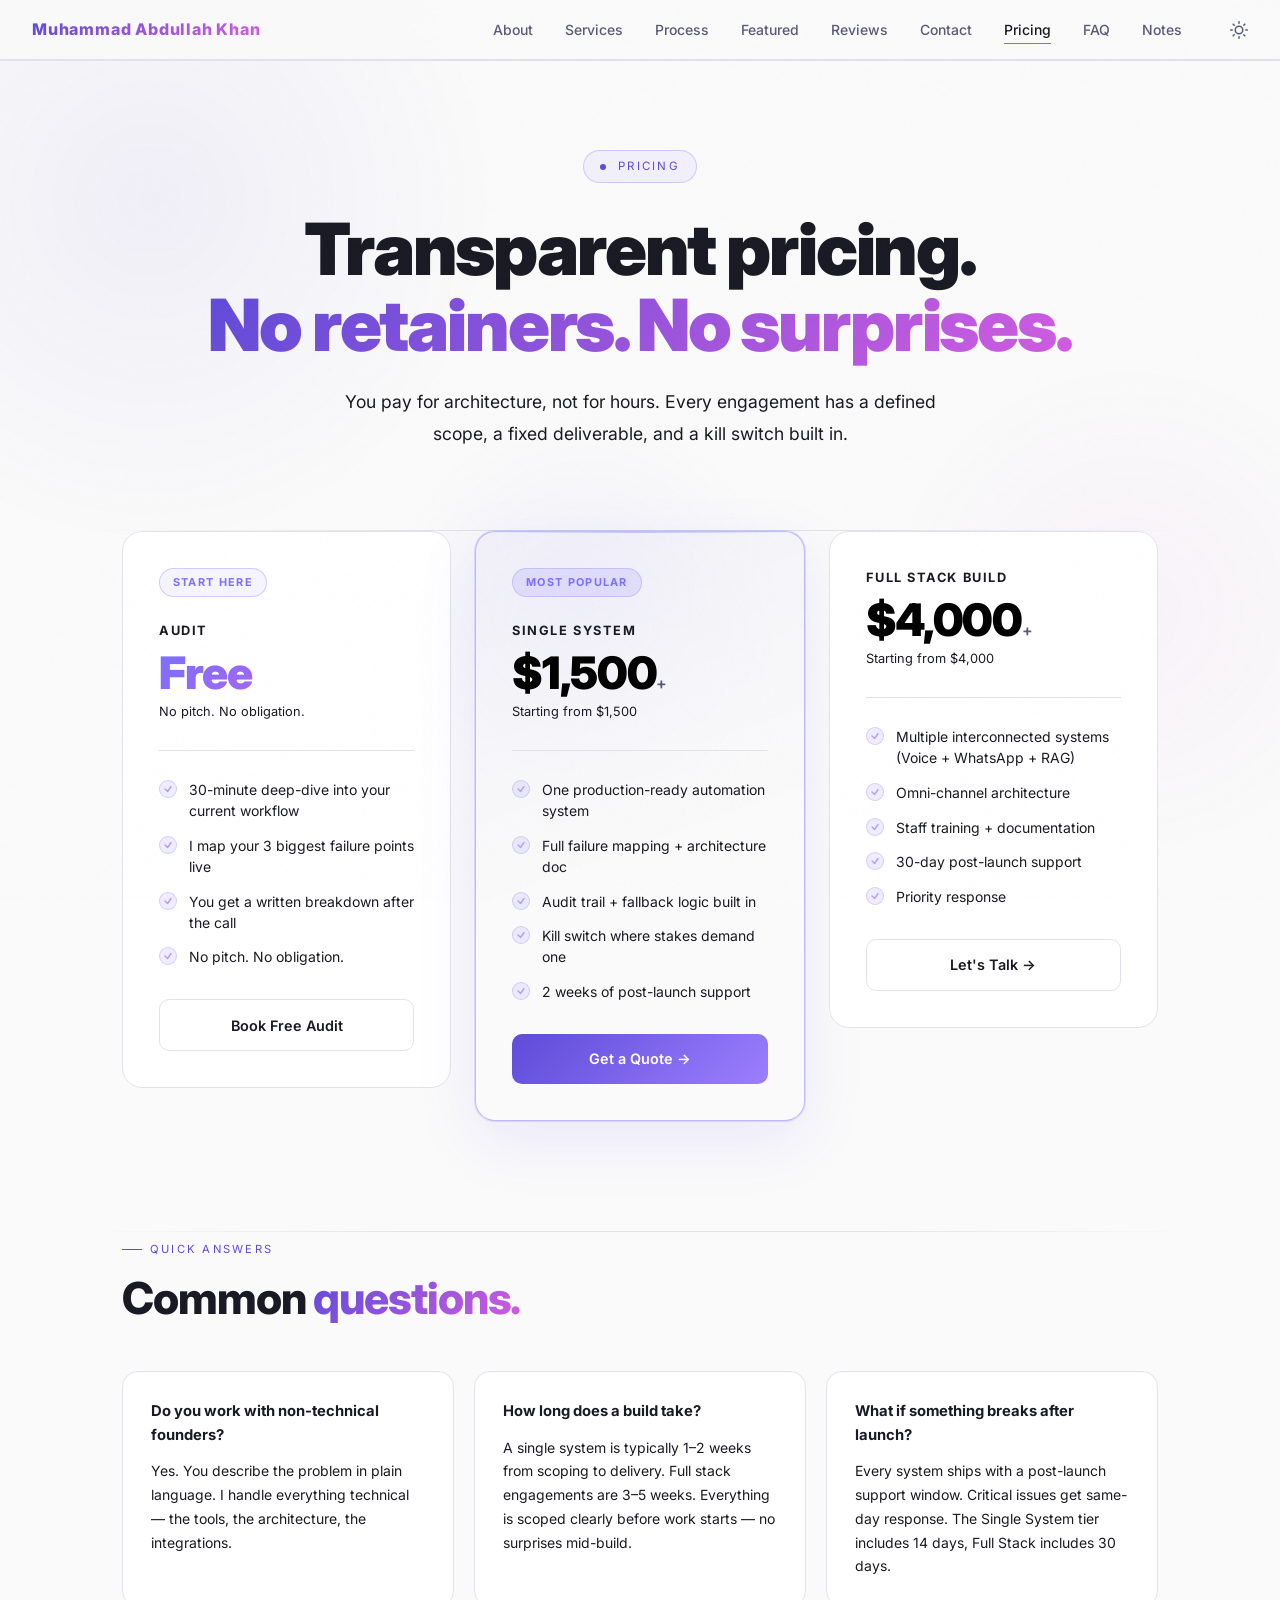
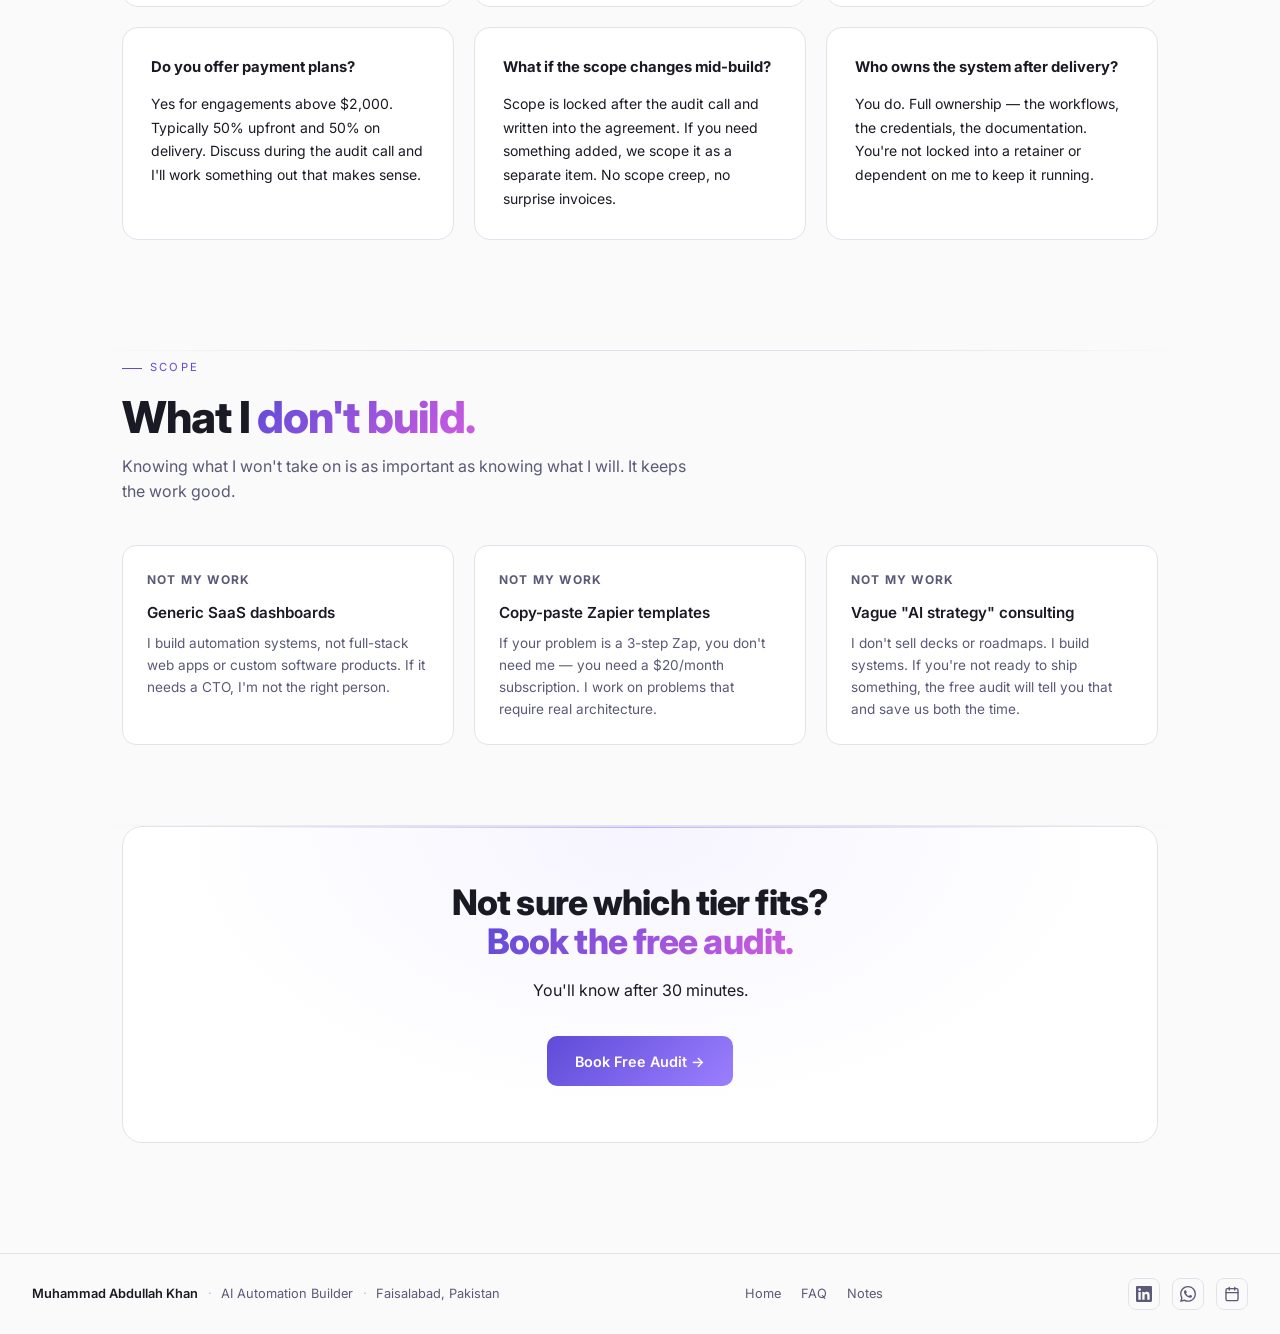
<file: pricing.html>
<!DOCTYPE html>
<html lang="en">
<head>
  <meta charset="UTF-8" />
  <meta name="viewport" content="width=device-width, initial-scale=1.0" />
  <meta name="author" content="Muhammad Abdullah Khan" />
  <meta name="theme-color" content="#7c6fff" media="(prefers-color-scheme: dark)" />
  <meta name="theme-color" content="#5e4bd8" media="(prefers-color-scheme: light)" />
  <title>Pricing — Muhammad Abdullah Khan · AI Automation Builder</title>
  <meta name="description" content="Fixed-scope AI automation pricing. Free audit, single system from $1,500, full stack from $4,000. No retainers." />
  <meta property="og:title" content="Pricing — Muhammad Abdullah Khan · AI Automation Builder" />
  <meta property="og:description" content="Transparent pricing. No retainers. No surprises. Fixed-scope AI automation engagements." />
  <meta property="og:image" content="https://abdullahautomations.vercel.app/files/og-image.svg" />
  <meta property="og:url" content="https://abdullahautomations.vercel.app/pricing.html" />
  <meta property="og:type" content="website" />
  <meta name="twitter:card" content="summary_large_image" />
  <meta name="twitter:title" content="Pricing — Muhammad Abdullah Khan · AI Automation Builder" />
  <meta name="twitter:description" content="Fixed-scope AI automation. Free audit, single system from $1,500, full stack from $4,000. No retainers." />
  <meta name="twitter:image" content="https://abdullahautomations.vercel.app/files/og-image.svg" />
  <link rel="canonical" href="https://abdullahautomations.vercel.app/pricing.html" />
  <link rel="icon" href="/favicon.svg" type="image/svg+xml" />
  <link rel="preconnect" href="https://fonts.googleapis.com">
  <link href="https://fonts.googleapis.com/css2?family=Inter:wght@400;500;600;700;800;900&display=swap" rel="stylesheet">
  <link rel="stylesheet" href="assets/styles.css">
  <style media="print">
    @page { margin: 1.5cm; }
    body { background: #fff !important; color: #111 !important; font-size: 11pt; }
    nav, .mobile-menu, .back-top, .read-progress, .bg-glow, .sticky-bar { display: none !important; }
    h1, h2, h3 { color: #111 !important; page-break-after: avoid; }
    .gradient-text { -webkit-text-fill-color: #5e4bd8 !important; background: none !important; }
    .pricing-card, .faq-item, .cta-banner { border: 1px solid #ccc !important; background: #fff !important; box-shadow: none !important; break-inside: avoid; }
    .btn { background: none !important; color: #5e4bd8 !important; border: 1px solid #5e4bd8 !important; box-shadow: none !important; }
    a[href]::after { content: " (" attr(href) ")"; font-size: 8pt; color: #666; }
    a.btn::after { content: none; }
  </style>
  <script type="application/ld+json">
  {
    "@context": "https://schema.org",
    "@type": "Service",
    "name": "AI Automation — Muhammad Abdullah Khan",
    "provider": { "@type": "Person", "name": "Muhammad Abdullah Khan", "url": "https://abdullahautomations.vercel.app/" },
    "offers": [
      { "@type": "Offer", "name": "Free Workflow Audit", "price": "0", "priceCurrency": "USD" },
      { "@type": "Offer", "name": "Single System Build", "price": "1500", "priceCurrency": "USD" },
      { "@type": "Offer", "name": "Full AI Stack", "price": "4000", "priceCurrency": "USD" }
    ],
    "url": "https://abdullahautomations.vercel.app/pricing.html"
  }
  </script>
  <style>
    *, *::before, *::after { box-sizing: border-box; margin: 0; padding: 0; }
    /* Tokens live in assets/styles.css */
    /* Light theme tokens live in assets/styles.css */
    html { scroll-behavior: smooth; transition: background 0.4s, color 0.4s; }
    body { background: var(--bg); color: var(--text); font-family: 'Inter', system-ui, sans-serif; line-height: 1.6; overflow-x: hidden; transition: background 0.4s, color 0.4s; }

    /* LIGHT MODE SPECIFIC ADJUSTMENTS */
    html[data-theme="light"] .bg-glow { opacity: 0.8 !important; }
    html[data-theme="light"] .bg-glow-1 { background: radial-gradient(circle, rgba(94,75,216,.08) 0%, transparent 70%); }
    html[data-theme="light"] .bg-glow-2 { background: radial-gradient(circle, rgba(209,92,224,.06) 0%, transparent 70%); }
    html[data-theme="light"] .nav-logo { background: linear-gradient(135deg, var(--accent), var(--accent3)); -webkit-background-clip: text; }
    html[data-theme="light"] .gradient-text { background: linear-gradient(135deg, var(--accent), var(--accent3), var(--accent)); background-size: 200% 200%; -webkit-background-clip: text; }
    html[data-theme="light"] nav, html[data-theme="light"] .mobile-menu { background: rgba(250,250,250,.85); }
    html[data-theme="light"] .pricing-card.featured { background: linear-gradient(160deg, rgba(94,75,216,.04) 0%, rgba(250,250,250,.95) 60%); }
    
    /* Explicit Light Mode Text Fixes */
    html[data-theme="light"] .pricing-features li,
    html[data-theme="light"] .pricing-price-note,
    html[data-theme="light"] .hero-sub,
    html[data-theme="light"] .cta-banner p,
    html[data-theme="light"] .faq-a,
    html[data-theme="light"] .pricing-tier { color: #1a1a24; }
    html[data-theme="light"] .pricing-price { color: #000000; }
    html[data-theme="light"] .pricing-divider { background: #e2e2ec; }

    /* GRAIN */
    body::before {
      content: ''; position: fixed; inset: 0; pointer-events: none; z-index: 1000; opacity: 0.35;
      background-image: url("data:image/svg+xml,%3Csvg viewBox='0 0 256 256' xmlns='http://www.w3.org/2000/svg'%3E%3Cfilter id='n'%3E%3CfeTurbulence type='fractalNoise' baseFrequency='0.9' numOctaves='4' stitchTiles='stitch'/%3E%3C/filter%3E%3Crect width='100%25' height='100%25' filter='url(%23n)' opacity='0.04'/%3E%3C/svg%3E");
    }

    /* GLOWS */
    .bg-glow { position: fixed; pointer-events: none; z-index: 0; border-radius: 50%; }
    .bg-glow-1 { width: 700px; height: 700px; background: radial-gradient(circle, rgba(124,111,255,.13) 0%, transparent 70%); top: -150px; left: -200px; animation: drift 12s ease-in-out infinite alternate; }
    .bg-glow-2 { width: 500px; height: 500px; background: radial-gradient(circle, rgba(232,121,249,.09) 0%, transparent 70%); top: 40vh; right: -100px; animation: drift 16s ease-in-out infinite alternate-reverse; }
    .bg-glow-3 { width: 400px; height: 400px; background: radial-gradient(circle, rgba(124,111,255,.07) 0%, transparent 70%); bottom: 10vh; left: 30%; animation: drift 14s ease-in-out infinite alternate; }
    @keyframes drift { from { transform: translate(0,0) scale(1); } to { transform: translate(40px,30px) scale(1.06); } }

    /* REVEAL */
    .reveal { opacity: 0; transform: translateY(28px); transition: opacity .7s cubic-bezier(.16,1,.3,1), transform .7s cubic-bezier(.16,1,.3,1); }
    .reveal.visible { opacity: 1; transform: none; }
    .reveal-delay-1 { transition-delay: .1s; } .reveal-delay-2 { transition-delay: .2s; }
    .reveal-delay-3 { transition-delay: .3s; } .reveal-delay-4 { transition-delay: .4s; }
    .reveal-delay-5 { transition-delay: .5s; } .reveal-delay-6 { transition-delay: .6s; }

    /* NAV */
    nav {
      position: fixed; top: 0; width: 100%; z-index: 200;
      background: rgba(5,5,13,.8); backdrop-filter: blur(20px) saturate(180%);
      border-bottom: 1px solid var(--border);
      padding: 0 2rem; display: flex; justify-content: space-between; align-items: center;
      height: var(--nav-h); transition: background .3s;
    }
    nav.scrolled { background: rgba(5,5,13,.95) !important; }
    .nav-logo { font-weight: 800; font-size: 1rem; letter-spacing: .05em; background: linear-gradient(135deg, var(--accent2), var(--accent3)); -webkit-background-clip: text; -webkit-text-fill-color: transparent; text-decoration: none; }
    .nav-links { display: flex; gap: 2rem; list-style: none; }
    .nav-links a { color: var(--muted); text-decoration: none; font-size: .875rem; font-weight: 500; transition: color .2s; position: relative; padding-bottom: 2px; }
    .nav-links a::after { content: ''; position: absolute; bottom: -4px; left: 0; width: 0; height: 1px; background: var(--accent2); transition: width .3s; }
    .nav-links a:hover, .nav-links a.active { color: var(--text); }
    .nav-links a.active::after, .nav-links a:hover::after { width: 100%; }

    /* hamburger */
    .hamburger { display: none; flex-direction: column; gap: 5px; cursor: pointer; padding: 4px; background: none; border: none; }
    .hamburger span { display: block; width: 22px; height: 2px; background: var(--muted); border-radius: 2px; transition: all .3s; }
    .hamburger.open span:nth-child(1) { transform: translateY(7px) rotate(45deg); }
    .hamburger.open span:nth-child(2) { opacity: 0; }
    .hamburger.open span:nth-child(3) { transform: translateY(-7px) rotate(-45deg); }

    /* mobile drawer */
    .mobile-menu {
      position: fixed; top: var(--nav-h); left: 0; right: 0; z-index: 199;
      background: rgba(5,5,13,.97); backdrop-filter: blur(20px);
      border-bottom: 1px solid var(--border);
      padding: 0 2rem; max-height: 0; overflow-y: auto; overflow-x: hidden;
      transition: max-height .4s cubic-bezier(.16,1,.3,1), padding .4s;
      display: flex; flex-direction: column; gap: 0;
    }
    .mobile-menu.open { max-height: calc(100vh - var(--nav-h)); padding: 1.5rem 2rem 2rem; gap: 1.25rem; }
    .mobile-menu a { color: var(--muted); text-decoration: none; font-size: 1rem; font-weight: 500; transition: color .2s; }
    .mobile-menu a:hover { color: var(--text); }
    .mobile-menu a.active { color: var(--accent2); }

    /* SHARED */
    section { padding: 110px 2rem; max-width: 1100px; margin: 0 auto; position: relative; z-index: 1; }
    .section-header { margin-bottom: 3.5rem; }
    .section-label { font-size: .7rem; letter-spacing: .2em; text-transform: uppercase; color: var(--accent); margin-bottom: 1rem; display: inline-flex; align-items: center; gap: .5rem; }
    .section-label::before { content: ''; display: block; width: 20px; height: 1px; background: var(--accent); }
    h2 { font-size: clamp(1.9rem, 3.5vw, 2.75rem); font-weight: 800; letter-spacing: -.025em; line-height: 1.1; }
    .section-sub { color: var(--muted); margin-top: .75rem; max-width: 580px; font-size: 1rem; }
    .divider { max-width: 1100px; margin: 0 auto; height: 1px; background: linear-gradient(90deg, transparent, var(--border) 30%, var(--border) 70%, transparent); }

    /* GRADIENT TEXT */
    .gradient-text { background: linear-gradient(135deg, #b39dff 0%, #e879f9 50%, #7c6fff 100%); background-size: 200% 200%; -webkit-background-clip: text; -webkit-text-fill-color: transparent; animation: shimmer 4s ease-in-out infinite; }
    @keyframes shimmer { 0%,100% { background-position: 0% 50%; } 50% { background-position: 100% 50%; } }

    /* BTN */
    .btn { display: inline-flex; align-items: center; gap: .5rem; padding: .85rem 1.75rem; background: linear-gradient(135deg, var(--accent), #9c7fff); color: #fff; border-radius: 10px; font-weight: 600; text-decoration: none; font-size: .9rem; transition: all .25s; border: none; cursor: pointer; position: relative; overflow: hidden; }
    .btn::before { content: ''; position: absolute; inset: 0; background: linear-gradient(135deg, rgba(255,255,255,.1), transparent); opacity: 0; transition: opacity .25s; }
    .btn:hover { transform: translateY(-2px); box-shadow: 0 8px 30px rgba(124,111,255,.4); }
    .btn:hover::before { opacity: 1; }
    .btn-outline { background: transparent; border: 1px solid var(--border); color: var(--text); box-shadow: none; }
    .btn-outline:hover { border-color: rgba(124,111,255,.5); background: rgba(124,111,255,.06); box-shadow: 0 8px 30px rgba(124,111,255,.1); color: var(--accent2); }
    .btn-full { width: 100%; justify-content: center; }

    /* REDUCED MOTION */
    @media (prefers-reduced-motion: reduce) {
      .reveal { opacity: 1 !important; transform: none !important; transition: none !important; }
      .bg-glow, .gradient-text { animation: none !important; }
      html { scroll-behavior: auto !important; }
    }

    /* READING PROGRESS */
    .read-progress { position: fixed; top: 0; left: 0; width: 0%; height: 3px; background: linear-gradient(90deg, var(--accent), var(--accent3)); z-index: 999; transition: width .1s linear; }

    /* BACK TO TOP */
    .back-top { position: fixed; bottom: 2rem; right: 2rem; z-index: 300; width: 44px; height: 44px; border-radius: 10px; background: var(--bg3); border: 1px solid var(--border); color: var(--muted); display: flex; align-items: center; justify-content: center; cursor: pointer; transition: all .25s; opacity: 0; pointer-events: none; transform: translateY(10px); }
    .back-top.visible { opacity: 1; pointer-events: all; transform: translateY(0); }
    .back-top:hover { border-color: var(--accent2); color: var(--accent2); transform: translateY(-2px); }

    /* FOOTER */
    footer { border-top:1px solid var(--border); padding:1.5rem 2rem; color:var(--muted); font-size:.8rem; position:relative; z-index:1; display:flex; justify-content:space-between; align-items:center; gap:1.5rem; flex-wrap:wrap; }
    .footer-left { display:flex; align-items:center; gap:.6rem; flex-wrap:wrap; }
    .footer-name { font-weight:600; color:var(--text); }
    .footer-dot { opacity:.4; }
    .footer-links { display:flex; gap:1.25rem; }
    .footer-icons { display:flex; gap:.75rem; align-items:center; }
    .footer-icon { display:flex; align-items:center; justify-content:center; width:32px; height:32px; border-radius:8px; border:1px solid var(--border); color:var(--muted); transition:color .2s, border-color .2s, background .2s; }
    .footer-icon:hover { color:var(--accent2); border-color:var(--accent); background:rgba(124,111,255,.08); }
    footer a { color:var(--muted); text-decoration:none; transition:color .2s; }
    footer a:hover { color:var(--accent2); }
    @media (max-width:640px) { footer { flex-direction:column; text-align:center; gap:1rem; } .footer-left { justify-content:center; } }
    footer a { color: var(--muted); text-decoration: none; transition: color .2s; }
    footer a:hover { color: var(--accent2); }

    /* ── HERO ── */
    .pricing-hero {
      padding: calc(var(--nav-h) + 90px) 2rem 80px;
      max-width: 1100px; margin: 0 auto;
      position: relative; z-index: 1;
      text-align: center;
    }
    .pricing-hero .hero-label {
      font-size: .72rem; letter-spacing: .2em; text-transform: uppercase; color: var(--accent);
      margin-bottom: 1.75rem; display: inline-flex; align-items: center; gap: .75rem;
      border: 1px solid rgba(124,111,255,.3); padding: .4rem 1rem; border-radius: 999px;
      background: rgba(124,111,255,.07);
    }
    .pricing-hero .hero-label .dot { width: 6px; height: 6px; border-radius: 50%; background: var(--accent); animation: pulse 2s ease-in-out infinite; }
    @keyframes pulse { 0%,100% { opacity:1; transform:scale(1); } 50% { opacity:.45; transform:scale(.8); } }
    .pricing-hero h1 { font-size: clamp(2.4rem, 6vw, 4.5rem); font-weight: 900; line-height: 1.05; letter-spacing: -.03em; margin-bottom: 1.5rem; }
    .pricing-hero .hero-sub { font-size: clamp(.95rem, 1.8vw, 1.1rem); color: var(--muted); max-width: 600px; margin: 0 auto; line-height: 1.8; }

    /* ── PRICING CARDS ── */
    .pricing-section { padding: 0 2rem 110px; max-width: 1100px; margin: 0 auto; position: relative; z-index: 1; }
    .pricing-grid { display: grid; grid-template-columns: repeat(3, 1fr); gap: 1.5rem; align-items: start; }

    .pricing-card {
      background: var(--bg2); border: 1px solid var(--border);
      border-radius: 20px; padding: 2.25rem;
      position: relative; overflow: hidden;
      transition: all .35s cubic-bezier(.16,1,.3,1);
      display: flex; flex-direction: column;
    }
    .pricing-card::before {
      content: ''; position: absolute; top: 0; left: 0; right: 0; height: 1px;
      background: linear-gradient(90deg, transparent, rgba(124,111,255,.25), transparent);
      opacity: 0; transition: opacity .3s;
    }
    .pricing-card:hover { transform: translateY(-6px); box-shadow: 0 24px 70px rgba(124,111,255,.1); border-color: rgba(124,111,255,.25); }
    .pricing-card:hover::before { opacity: 1; }

    /* Featured (middle) card */
    .pricing-card.featured {
      border-color: rgba(124,111,255,.45);
      background: linear-gradient(160deg, rgba(124,111,255,.06) 0%, var(--bg2) 60%);
      box-shadow: 0 0 0 1px rgba(124,111,255,.2), 0 20px 60px rgba(124,111,255,.12);
    }
    .pricing-card.featured::before { opacity: 1; background: linear-gradient(90deg, transparent, rgba(179,157,255,.6), transparent); }
    .pricing-card.featured:hover { box-shadow: 0 0 0 1px rgba(124,111,255,.5), 0 28px 80px rgba(124,111,255,.2); }

    .card-badge {
      display: inline-flex; align-items: center;
      font-size: .68rem; font-weight: 700; letter-spacing: .12em; text-transform: uppercase;
      padding: .3rem .8rem; border-radius: 999px; margin-bottom: 1.5rem;
      border: 1px solid rgba(124,111,255,.3); color: var(--accent2);
      background: rgba(124,111,255,.08); align-self: flex-start;
    }
    .pricing-card.featured .card-badge {
      background: rgba(124,111,255,.15); border-color: rgba(179,157,255,.5); color: var(--accent2);
    }

    .pricing-tier { font-size: .8rem; font-weight: 700; letter-spacing: .12em; text-transform: uppercase; color: var(--muted); margin-bottom: .6rem; }
    .pricing-price { font-size: clamp(2rem, 4vw, 2.8rem); font-weight: 900; letter-spacing: -.03em; line-height: 1; margin-bottom: .4rem; }
    .pricing-price.free { background: linear-gradient(135deg, var(--accent2), var(--accent3)); -webkit-background-clip: text; -webkit-text-fill-color: transparent; }
    .pricing-price-note { font-size: .8rem; color: var(--muted); margin-bottom: 1.75rem; }

    .pricing-divider { height: 1px; background: var(--border); margin-bottom: 1.75rem; }

    .pricing-features { list-style: none; display: flex; flex-direction: column; gap: .85rem; margin-bottom: 2rem; flex: 1; }
    .pricing-features li { display: flex; align-items: flex-start; gap: .75rem; font-size: .875rem; color: var(--muted); line-height: 1.5; }
    .feat-icon { flex-shrink: 0; width: 18px; height: 18px; border-radius: 50%; background: rgba(124,111,255,.12); border: 1px solid rgba(124,111,255,.25); display: flex; align-items: center; justify-content: center; margin-top: 1px; }
    .feat-icon svg { display: block; }

    /* ── FAQ STRIP ── */
    .faq-strip { padding: 0 2rem 110px; max-width: 1100px; margin: 0 auto; position: relative; z-index: 1; }
    .faq-grid { display: grid; grid-template-columns: repeat(3, 1fr); gap: 1.25rem; }
    .faq-item {
      background: var(--bg2); border: 1px solid var(--border);
      border-radius: 16px; padding: 1.75rem;
      transition: border-color .3s, transform .3s;
    }
    .faq-item:hover { border-color: rgba(124,111,255,.3); transform: translateY(-3px); }
    .faq-q { font-size: .925rem; font-weight: 700; margin-bottom: .75rem; color: var(--text); }
    .faq-a { font-size: .875rem; color: var(--muted); line-height: 1.7; }

    /* ── BOTTOM CTA BANNER ── */
    .cta-banner-wrap { padding: 0 2rem 110px; max-width: 1100px; margin: 0 auto; position: relative; z-index: 1; }
    .cta-banner {
      background: var(--bg2); border: 1px solid var(--border);
      border-radius: 20px; padding: 3.5rem 3rem;
      text-align: center; position: relative; overflow: hidden;
    }
    .cta-banner::before {
      content: ''; position: absolute; top: 0; left: 0; right: 0; height: 1px;
      background: linear-gradient(90deg, transparent 10%, rgba(124,111,255,.5) 50%, transparent 90%);
    }
    .cta-banner::after {
      content: ''; position: absolute; inset: 0;
      background: radial-gradient(ellipse at 50% 0%, rgba(124,111,255,.07), transparent 65%);
      pointer-events: none;
    }
    .cta-banner h2 { font-size: clamp(1.5rem, 3vw, 2.2rem); font-weight: 800; margin-bottom: 1rem; position: relative; z-index: 1; }
    .cta-banner p { color: var(--muted); font-size: 1rem; margin-bottom: 2rem; max-width: 520px; margin-left: auto; margin-right: auto; line-height: 1.7; position: relative; z-index: 1; }
    .cta-banner .btn { position: relative; z-index: 1; }

    /* ── RESPONSIVE ── */
    @media (max-width: 1024px) {
      .pricing-grid { grid-template-columns: repeat(2, 1fr); }
      .faq-grid { grid-template-columns: 1fr 1fr; }
    }
    @media (max-width: 768px) {
      section { padding: 70px 1.25rem; }
      .pricing-section { padding: 0 1.25rem 70px; }
      .faq-strip { padding: 0 1.25rem 70px; }
      .cta-banner-wrap { padding: 0 1.25rem 70px; }
      .nav-links { display: none; }
      .hamburger { display: flex; }
      .pricing-grid { grid-template-columns: 1fr; }
      .faq-grid { grid-template-columns: 1fr; }
      .cta-banner { padding: 2.5rem 1.75rem; }
    }
    @media (max-width: 480px) {
      .pricing-hero h1 { font-size: 2.2rem; }
      .back-top { bottom: 1.25rem; right: 1.25rem; }
    }
  </style>
</head>
<body>

<div class="read-progress" id="readProgress"></div>
<div class="bg-glow bg-glow-1"></div>
<div class="bg-glow bg-glow-2"></div>
<div class="bg-glow bg-glow-3"></div>

<!-- BACK TO TOP -->
<button class="back-top" id="backTop" aria-label="Back to top">
  <svg width="16" height="16" viewBox="0 0 16 16" fill="none">
    <path d="M8 13V3M4 7l4-4 4 4" stroke="currentColor" stroke-width="1.5" stroke-linecap="round" stroke-linejoin="round"/>
  </svg>
</button>

<!-- NAV -->
<nav id="navbar">
  <a href="index.html" class="nav-logo">Muhammad Abdullah Khan</a>
  <ul class="nav-links" id="navLinks">
    <li><a href="index.html#about">About</a></li>
    <li><a href="index.html#services">Services</a></li>
    <li><a href="index.html#process">Process</a></li>
    <li><a href="index.html#system">Featured</a></li>
    <li><a href="index.html#testimonials">Reviews</a></li>
    <li><a href="index.html#contact">Contact</a></li>
    <li><a href="pricing.html" class="active">Pricing</a></li>
    <li><a href="faq.html">FAQ</a></li>
    <li><a href="notes.html">Notes</a></li>
    <li class="theme-toggle" id="themeToggle" style="margin-left: 1rem; cursor: pointer; color: var(--muted); display:flex; align-items:center;" aria-label="Toggle Theme">
      <svg id="moonIcon" width="18" height="18" viewBox="0 0 24 24" fill="none" stroke="currentColor" stroke-width="2" stroke-linecap="round" stroke-linejoin="round"><path d="M21 12.79A9 9 0 1 1 11.21 3 7 7 0 0 0 21 12.79z"></path></svg>
      <svg id="sunIcon" width="18" height="18" viewBox="0 0 24 24" fill="none" stroke="currentColor" stroke-width="2" stroke-linecap="round" stroke-linejoin="round" style="display:none;"><circle cx="12" cy="12" r="5"></circle><line x1="12" y1="1" x2="12" y2="3"></line><line x1="12" y1="21" x2="12" y2="23"></line><line x1="4.22" y1="4.22" x2="5.64" y2="5.64"></line><line x1="18.36" y1="18.36" x2="19.78" y2="19.78"></line><line x1="1" y1="12" x2="3" y2="12"></line><line x1="21" y1="12" x2="23" y2="12"></line><line x1="4.22" y1="19.78" x2="5.64" y2="18.36"></line><line x1="18.36" y1="5.64" x2="19.78" y2="4.22"></line></svg>
    </li>
  </ul>
  <button class="hamburger" id="hamburger" aria-label="Toggle menu">
    <span></span><span></span><span></span>
  </button>
</nav>

<div class="mobile-menu" id="mobileMenu">
  <a href="index.html#about" class="mobile-link">About</a>
  <a href="index.html#services" class="mobile-link">Services</a>
  <a href="index.html#process" class="mobile-link">Process</a>
  <a href="index.html#system" class="mobile-link">Featured</a>
  <a href="index.html#testimonials" class="mobile-link">Reviews</a>
  <a href="index.html#contact" class="mobile-link">Contact</a>
  <a href="pricing.html" class="mobile-link active">Pricing</a>
  <a href="faq.html" class="mobile-link">FAQ</a>
</div>

<!-- HERO -->
<div class="pricing-hero">
  <div class="hero-label reveal"><span class="dot"></span>Pricing</div>
  <h1 class="reveal reveal-delay-1">Transparent pricing.<br /><span class="gradient-text">No retainers. No surprises.</span></h1>
  <p class="hero-sub reveal reveal-delay-2">You pay for architecture, not for hours. Every engagement has a defined scope, a fixed deliverable, and a kill switch built in.</p>
</div>

<div class="divider"></div>

<!-- PRICING CARDS -->
<div class="pricing-section">
  <div class="pricing-grid">

    <!-- TIER 1: Audit -->
    <div class="pricing-card reveal reveal-delay-1">
      <span class="card-badge">Start here</span>
      <div class="pricing-tier">Audit</div>
      <div class="pricing-price free">Free</div>
      <div class="pricing-price-note">No pitch. No obligation.</div>
      <div class="pricing-divider"></div>
      <ul class="pricing-features">
        <li>
          <span class="feat-icon">
            <svg width="10" height="10" viewBox="0 0 10 10" fill="none"><path d="M2 5l2.5 2.5L8 2.5" stroke="#b39dff" stroke-width="1.4" stroke-linecap="round" stroke-linejoin="round"/></svg>
          </span>
          30-minute deep-dive into your current workflow
        </li>
        <li>
          <span class="feat-icon">
            <svg width="10" height="10" viewBox="0 0 10 10" fill="none"><path d="M2 5l2.5 2.5L8 2.5" stroke="#b39dff" stroke-width="1.4" stroke-linecap="round" stroke-linejoin="round"/></svg>
          </span>
          I map your 3 biggest failure points live
        </li>
        <li>
          <span class="feat-icon">
            <svg width="10" height="10" viewBox="0 0 10 10" fill="none"><path d="M2 5l2.5 2.5L8 2.5" stroke="#b39dff" stroke-width="1.4" stroke-linecap="round" stroke-linejoin="round"/></svg>
          </span>
          You get a written breakdown after the call
        </li>
        <li>
          <span class="feat-icon">
            <svg width="10" height="10" viewBox="0 0 10 10" fill="none"><path d="M2 5l2.5 2.5L8 2.5" stroke="#b39dff" stroke-width="1.4" stroke-linecap="round" stroke-linejoin="round"/></svg>
          </span>
          No pitch. No obligation.
        </li>
      </ul>
      <a href="https://cal.com/drabdullahautomation/30min" class="btn btn-outline btn-full" target="_blank" rel="noopener">Book Free Audit</a>
    </div>

    <!-- TIER 2: Single System (Featured) -->
    <div class="pricing-card featured reveal reveal-delay-2">
      <span class="card-badge">Most popular</span>
      <div class="pricing-tier">Single System</div>
      <div class="pricing-price">$1,500<span style="font-size:1rem;font-weight:600;color:var(--muted);letter-spacing:0">+</span></div>
      <div class="pricing-price-note">Starting from $1,500</div>
      <div class="pricing-divider"></div>
      <ul class="pricing-features">
        <li>
          <span class="feat-icon">
            <svg width="10" height="10" viewBox="0 0 10 10" fill="none"><path d="M2 5l2.5 2.5L8 2.5" stroke="#b39dff" stroke-width="1.4" stroke-linecap="round" stroke-linejoin="round"/></svg>
          </span>
          One production-ready automation system
        </li>
        <li>
          <span class="feat-icon">
            <svg width="10" height="10" viewBox="0 0 10 10" fill="none"><path d="M2 5l2.5 2.5L8 2.5" stroke="#b39dff" stroke-width="1.4" stroke-linecap="round" stroke-linejoin="round"/></svg>
          </span>
          Full failure mapping + architecture doc
        </li>
        <li>
          <span class="feat-icon">
            <svg width="10" height="10" viewBox="0 0 10 10" fill="none"><path d="M2 5l2.5 2.5L8 2.5" stroke="#b39dff" stroke-width="1.4" stroke-linecap="round" stroke-linejoin="round"/></svg>
          </span>
          Audit trail + fallback logic built in
        </li>
        <li>
          <span class="feat-icon">
            <svg width="10" height="10" viewBox="0 0 10 10" fill="none"><path d="M2 5l2.5 2.5L8 2.5" stroke="#b39dff" stroke-width="1.4" stroke-linecap="round" stroke-linejoin="round"/></svg>
          </span>
          Kill switch where stakes demand one
        </li>
        <li>
          <span class="feat-icon">
            <svg width="10" height="10" viewBox="0 0 10 10" fill="none"><path d="M2 5l2.5 2.5L8 2.5" stroke="#b39dff" stroke-width="1.4" stroke-linecap="round" stroke-linejoin="round"/></svg>
          </span>
          2 weeks of post-launch support
        </li>
      </ul>
      <a href="https://wa.me/92326281281" class="btn btn-full" target="_blank" rel="noopener">Get a Quote →</a>
    </div>

    <!-- TIER 3: Full Stack Build -->
    <div class="pricing-card reveal reveal-delay-3">
      <div class="pricing-tier">Full Stack Build</div>
      <div class="pricing-price">$4,000<span style="font-size:1rem;font-weight:600;color:var(--muted);letter-spacing:0">+</span></div>
      <div class="pricing-price-note">Starting from $4,000</div>
      <div class="pricing-divider"></div>
      <ul class="pricing-features">
        <li>
          <span class="feat-icon">
            <svg width="10" height="10" viewBox="0 0 10 10" fill="none"><path d="M2 5l2.5 2.5L8 2.5" stroke="#b39dff" stroke-width="1.4" stroke-linecap="round" stroke-linejoin="round"/></svg>
          </span>
          Multiple interconnected systems (Voice + WhatsApp + RAG)
        </li>
        <li>
          <span class="feat-icon">
            <svg width="10" height="10" viewBox="0 0 10 10" fill="none"><path d="M2 5l2.5 2.5L8 2.5" stroke="#b39dff" stroke-width="1.4" stroke-linecap="round" stroke-linejoin="round"/></svg>
          </span>
          Omni-channel architecture
        </li>
        <li>
          <span class="feat-icon">
            <svg width="10" height="10" viewBox="0 0 10 10" fill="none"><path d="M2 5l2.5 2.5L8 2.5" stroke="#b39dff" stroke-width="1.4" stroke-linecap="round" stroke-linejoin="round"/></svg>
          </span>
          Staff training + documentation
        </li>
        <li>
          <span class="feat-icon">
            <svg width="10" height="10" viewBox="0 0 10 10" fill="none"><path d="M2 5l2.5 2.5L8 2.5" stroke="#b39dff" stroke-width="1.4" stroke-linecap="round" stroke-linejoin="round"/></svg>
          </span>
          30-day post-launch support
        </li>
        <li>
          <span class="feat-icon">
            <svg width="10" height="10" viewBox="0 0 10 10" fill="none"><path d="M2 5l2.5 2.5L8 2.5" stroke="#b39dff" stroke-width="1.4" stroke-linecap="round" stroke-linejoin="round"/></svg>
          </span>
          Priority response
        </li>
      </ul>
      <a href="https://wa.me/92326281281" class="btn btn-outline btn-full" target="_blank" rel="noopener">Let's Talk →</a>
    </div>

  </div>
</div>

<div class="divider"></div>

<!-- FAQ STRIP -->
<div class="faq-strip">
  <div class="section-header reveal" style="max-width:1100px;margin:0 auto 3rem;">
    <div class="section-label">Quick answers</div>
    <h2>Common <span class="gradient-text">questions.</span></h2>
  </div>
  <div class="faq-grid">
    <div class="faq-item reveal reveal-delay-1">
      <div class="faq-q">Do you work with non-technical founders?</div>
      <div class="faq-a">Yes. You describe the problem in plain language. I handle everything technical — the tools, the architecture, the integrations.</div>
    </div>
    <div class="faq-item reveal reveal-delay-2">
      <div class="faq-q">How long does a build take?</div>
      <div class="faq-a">A single system is typically 1–2 weeks from scoping to delivery. Full stack engagements are 3–5 weeks. Everything is scoped clearly before work starts — no surprises mid-build.</div>
    </div>
    <div class="faq-item reveal reveal-delay-3">
      <div class="faq-q">What if something breaks after launch?</div>
      <div class="faq-a">Every system ships with a post-launch support window. Critical issues get same-day response. The Single System tier includes 14 days, Full Stack includes 30 days.</div>
    </div>
    <div class="faq-item reveal reveal-delay-4">
      <div class="faq-q">Do you offer payment plans?</div>
      <div class="faq-a">Yes for engagements above $2,000. Typically 50% upfront and 50% on delivery. Discuss during the audit call and I'll work something out that makes sense.</div>
    </div>
    <div class="faq-item reveal reveal-delay-5">
      <div class="faq-q">What if the scope changes mid-build?</div>
      <div class="faq-a">Scope is locked after the audit call and written into the agreement. If you need something added, we scope it as a separate item. No scope creep, no surprise invoices.</div>
    </div>
    <div class="faq-item reveal reveal-delay-6">
      <div class="faq-q">Who owns the system after delivery?</div>
      <div class="faq-a">You do. Full ownership — the workflows, the credentials, the documentation. You're not locked into a retainer or dependent on me to keep it running.</div>
    </div>
  </div>
</div>

<div class="divider"></div>

<!-- WHAT I DON'T BUILD -->
<div class="faq-strip" style="padding-bottom:0;">
  <div class="section-header reveal" style="max-width:1100px;margin:0 auto 2.5rem;">
    <div class="section-label">Scope</div>
    <h2>What I <span class="gradient-text">don't build.</span></h2>
    <p class="section-sub">Knowing what I won't take on is as important as knowing what I will. It keeps the work good.</p>
  </div>
  <div style="max-width:1100px;margin:0 auto;display:grid;grid-template-columns:repeat(3,1fr);gap:1.25rem;" class="reveal reveal-delay-1">
    <div style="background:var(--bg2);border:1px solid var(--border);border-radius:14px;padding:1.5rem;">
      <div style="font-size:.75rem;font-weight:700;letter-spacing:.1em;text-transform:uppercase;color:var(--muted);margin-bottom:.75rem;">Not my work</div>
      <div style="font-size:.95rem;font-weight:600;margin-bottom:.5rem;">Generic SaaS dashboards</div>
      <div style="font-size:.85rem;color:var(--muted);line-height:1.6;">I build automation systems, not full-stack web apps or custom software products. If it needs a CTO, I'm not the right person.</div>
    </div>
    <div style="background:var(--bg2);border:1px solid var(--border);border-radius:14px;padding:1.5rem;">
      <div style="font-size:.75rem;font-weight:700;letter-spacing:.1em;text-transform:uppercase;color:var(--muted);margin-bottom:.75rem;">Not my work</div>
      <div style="font-size:.95rem;font-weight:600;margin-bottom:.5rem;">Copy-paste Zapier templates</div>
      <div style="font-size:.85rem;color:var(--muted);line-height:1.6;">If your problem is a 3-step Zap, you don't need me — you need a $20/month subscription. I work on problems that require real architecture.</div>
    </div>
    <div style="background:var(--bg2);border:1px solid var(--border);border-radius:14px;padding:1.5rem;">
      <div style="font-size:.75rem;font-weight:700;letter-spacing:.1em;text-transform:uppercase;color:var(--muted);margin-bottom:.75rem;">Not my work</div>
      <div style="font-size:.95rem;font-weight:600;margin-bottom:.5rem;">Vague "AI strategy" consulting</div>
      <div style="font-size:.85rem;color:var(--muted);line-height:1.6;">I don't sell decks or roadmaps. I build systems. If you're not ready to ship something, the free audit will tell you that and save us both the time.</div>
    </div>
  </div>
</div>

<div class="divider" style="margin-top:80px;"></div>

<!-- BOTTOM CTA BANNER -->
<div class="cta-banner-wrap">
  <div class="cta-banner reveal">
    <h2>Not sure which tier fits?<br /><span class="gradient-text">Book the free audit.</span></h2>
    <p>You'll know after 30 minutes.</p>
    <a href="https://cal.com/drabdullahautomation/30min" class="btn" target="_blank" rel="noopener">Book Free Audit →</a>
  </div>
</div>

<footer>
  <div class="footer-left">
    <span class="footer-name">Muhammad Abdullah Khan</span>
    <span class="footer-dot">·</span>
    <span>AI Automation Builder</span>
    <span class="footer-dot">·</span>
    <span>Faisalabad, Pakistan</span>
  </div>
  <div class="footer-links">
    <a href="index.html">Home</a>
    <a href="faq.html">FAQ</a>
    <a href="notes.html">Notes</a>
  </div>
  <div class="footer-icons">
    <a href="https://www.linkedin.com/in/drabdullahautomation" target="_blank" rel="noopener" aria-label="LinkedIn" class="footer-icon">
      <svg width="16" height="16" viewBox="0 0 24 24" fill="currentColor"><path d="M20.447 20.452h-3.554v-5.569c0-1.328-.027-3.037-1.852-3.037-1.853 0-2.136 1.445-2.136 2.939v5.667H9.351V9h3.414v1.561h.046c.477-.9 1.637-1.85 3.37-1.85 3.601 0 4.267 2.37 4.267 5.455v6.286zM5.337 7.433a2.062 2.062 0 01-2.063-2.065 2.064 2.064 0 112.063 2.065zm1.782 13.019H3.555V9h3.564v11.452zM22.225 0H1.771C.792 0 0 .774 0 1.729v20.542C0 23.227.792 24 1.771 24h20.451C23.2 24 24 23.227 24 22.271V1.729C24 .774 23.2 0 22.222 0h.003z"/></svg>
    </a>
    <a href="https://wa.me/92326281281" target="_blank" rel="noopener" aria-label="WhatsApp" class="footer-icon">
      <svg width="16" height="16" viewBox="0 0 24 24" fill="currentColor"><path d="M17.472 14.382c-.297-.149-1.758-.867-2.03-.967-.273-.099-.471-.148-.67.15-.197.297-.767.966-.94 1.164-.173.199-.347.223-.644.075-.297-.15-1.255-.463-2.39-1.475-.883-.788-1.48-1.761-1.653-2.059-.173-.297-.018-.458.13-.606.134-.133.298-.347.446-.52.149-.174.198-.298.298-.497.099-.198.05-.371-.025-.52-.075-.149-.669-1.612-.916-2.207-.242-.579-.487-.5-.669-.51-.173-.008-.371-.01-.57-.01-.198 0-.52.074-.792.372-.272.297-1.04 1.016-1.04 2.479 0 1.462 1.065 2.875 1.213 3.074.149.198 2.096 3.2 5.077 4.487.709.306 1.262.489 1.694.625.712.227 1.36.195 1.871.118.571-.085 1.758-.719 2.006-1.413.248-.694.248-1.289.173-1.413-.074-.124-.272-.198-.57-.347m-5.421 7.403h-.004a9.87 9.87 0 01-5.031-1.378l-.361-.214-3.741.982.998-3.648-.235-.374a9.86 9.86 0 01-1.51-5.26c.001-5.45 4.436-9.884 9.888-9.884 2.64 0 5.122 1.03 6.988 2.898a9.825 9.825 0 012.893 6.994c-.003 5.45-4.437 9.884-9.885 9.884m8.413-18.297A11.815 11.815 0 0012.05 0C5.495 0 .16 5.335.157 11.892c0 2.096.547 4.142 1.588 5.945L.057 24l6.305-1.654a11.882 11.882 0 005.683 1.448h.005c6.554 0 11.89-5.335 11.893-11.893a11.821 11.821 0 00-3.48-8.413z"/></svg>
    </a>
    <a href="https://cal.com/drabdullahautomation/30min" target="_blank" rel="noopener" aria-label="Book a call" class="footer-icon">
      <svg width="16" height="16" viewBox="0 0 24 24" fill="none" stroke="currentColor" stroke-width="2" stroke-linecap="round" stroke-linejoin="round"><rect x="3" y="4" width="18" height="18" rx="2" ry="2"/><line x1="16" y1="2" x2="16" y2="6"/><line x1="8" y1="2" x2="8" y2="6"/><line x1="3" y1="10" x2="21" y2="10"/></svg>
    </a>
  </div>
</footer>

<script>
  // SCROLL REVEAL
  const revealObs = new IntersectionObserver(entries => {
    entries.forEach(e => { if (e.isIntersecting) e.target.classList.add('visible'); });
  }, { threshold: 0.05, rootMargin: '0px 0px -20px 0px' });
  document.querySelectorAll('.reveal').forEach(el => revealObs.observe(el));
  window.addEventListener('load', () => {
    document.querySelectorAll('.pricing-hero .reveal').forEach(el => el.classList.add('visible'));
  });
  // Fallback: force-show any stuck reveal elements after 2.5s
  setTimeout(() => { document.querySelectorAll('.reveal:not(.visible)').forEach(el => el.classList.add('visible')); }, 2500);

  // NAV SOLIDIFY
  window.addEventListener('scroll', () => {
    if(window.scrollY > 20) document.getElementById('navbar').classList.add('scrolled');
    else document.getElementById('navbar').classList.remove('scrolled');
  }, { passive: true });

  // THEME TOGGLE
  const themeToggle = document.getElementById('themeToggle');
  const moonIcon = document.getElementById('moonIcon');
  const sunIcon = document.getElementById('sunIcon');
  if(themeToggle) {
    function updateIcons(isLight) {
      if (isLight) { moonIcon.style.display = 'none'; sunIcon.style.display = 'block'; }
      else { moonIcon.style.display = 'block'; sunIcon.style.display = 'none'; }
    }
    const savedTheme = localStorage.getItem('theme');
    if (savedTheme === 'light') { document.documentElement.setAttribute('data-theme', 'light'); updateIcons(true); }
    else if (!savedTheme && window.matchMedia('(prefers-color-scheme: light)').matches) { document.documentElement.setAttribute('data-theme', 'light'); updateIcons(true); }
    themeToggle.addEventListener('click', () => {
      const isLight = document.documentElement.getAttribute('data-theme') === 'light';
      if (isLight) { document.documentElement.removeAttribute('data-theme'); localStorage.setItem('theme', 'dark'); updateIcons(false); }
      else { document.documentElement.setAttribute('data-theme', 'light'); localStorage.setItem('theme', 'light'); updateIcons(true); }
    });
  }

  // HAMBURGER
  const hamburger = document.getElementById('hamburger');
  const mobileMenu = document.getElementById('mobileMenu');
  hamburger.addEventListener('click', () => {
    hamburger.classList.toggle('open');
    mobileMenu.classList.toggle('open');
  });
  document.querySelectorAll('.mobile-link').forEach(link => {
    link.addEventListener('click', () => {
      hamburger.classList.remove('open');
      mobileMenu.classList.remove('open');
    });
  });

  // READING PROGRESS
  const rp = document.getElementById('readProgress');
  window.addEventListener('scroll', () => {
    const docH = document.documentElement.scrollHeight - document.documentElement.clientHeight;
    rp.style.width = (window.scrollY / docH * 100) + '%';
  }, { passive: true });

  // BACK TO TOP
  const backTop = document.getElementById('backTop');
  window.addEventListener('scroll', () => {
    backTop.classList.toggle('visible', window.scrollY > 600);
  }, { passive: true });
  backTop.addEventListener('click', () => window.scrollTo({ top: 0, behavior: 'smooth' }));
</script>
</body>
</html>
</file>
<file: assets/styles.css>
/* Shared design tokens & global a11y rules — single source of truth.
   Edit token values here; every page picks them up. */

:root {
  --bg: #05050d;
  --bg2: #0d0d18;
  --bg3: #151520;
  --accent: #7c6fff;
  --accent2: #b39dff;
  --accent3: #e879f9;
  --text: #eeeeff;
  --muted: #777799;
  --border: #1e1e30;
  --nav-h: 60px;
}

html[data-theme="light"] {
  --bg: #fafafa;
  --bg2: #ffffff;
  --bg3: #f0f0f5;
  --accent: #5e4bd8;
  --accent2: #7c6fff;
  --accent3: #d15ce0;
  --text: #1a1a24;
  --muted: #5a5a78;
  --border: #e2e2ec;
}

a:focus-visible,
button:focus-visible,
input:focus-visible,
select:focus-visible,
textarea:focus-visible,
[tabindex]:focus-visible {
  outline: 2px solid var(--accent);
  outline-offset: 2px;
  border-radius: 4px;
}
</file>
